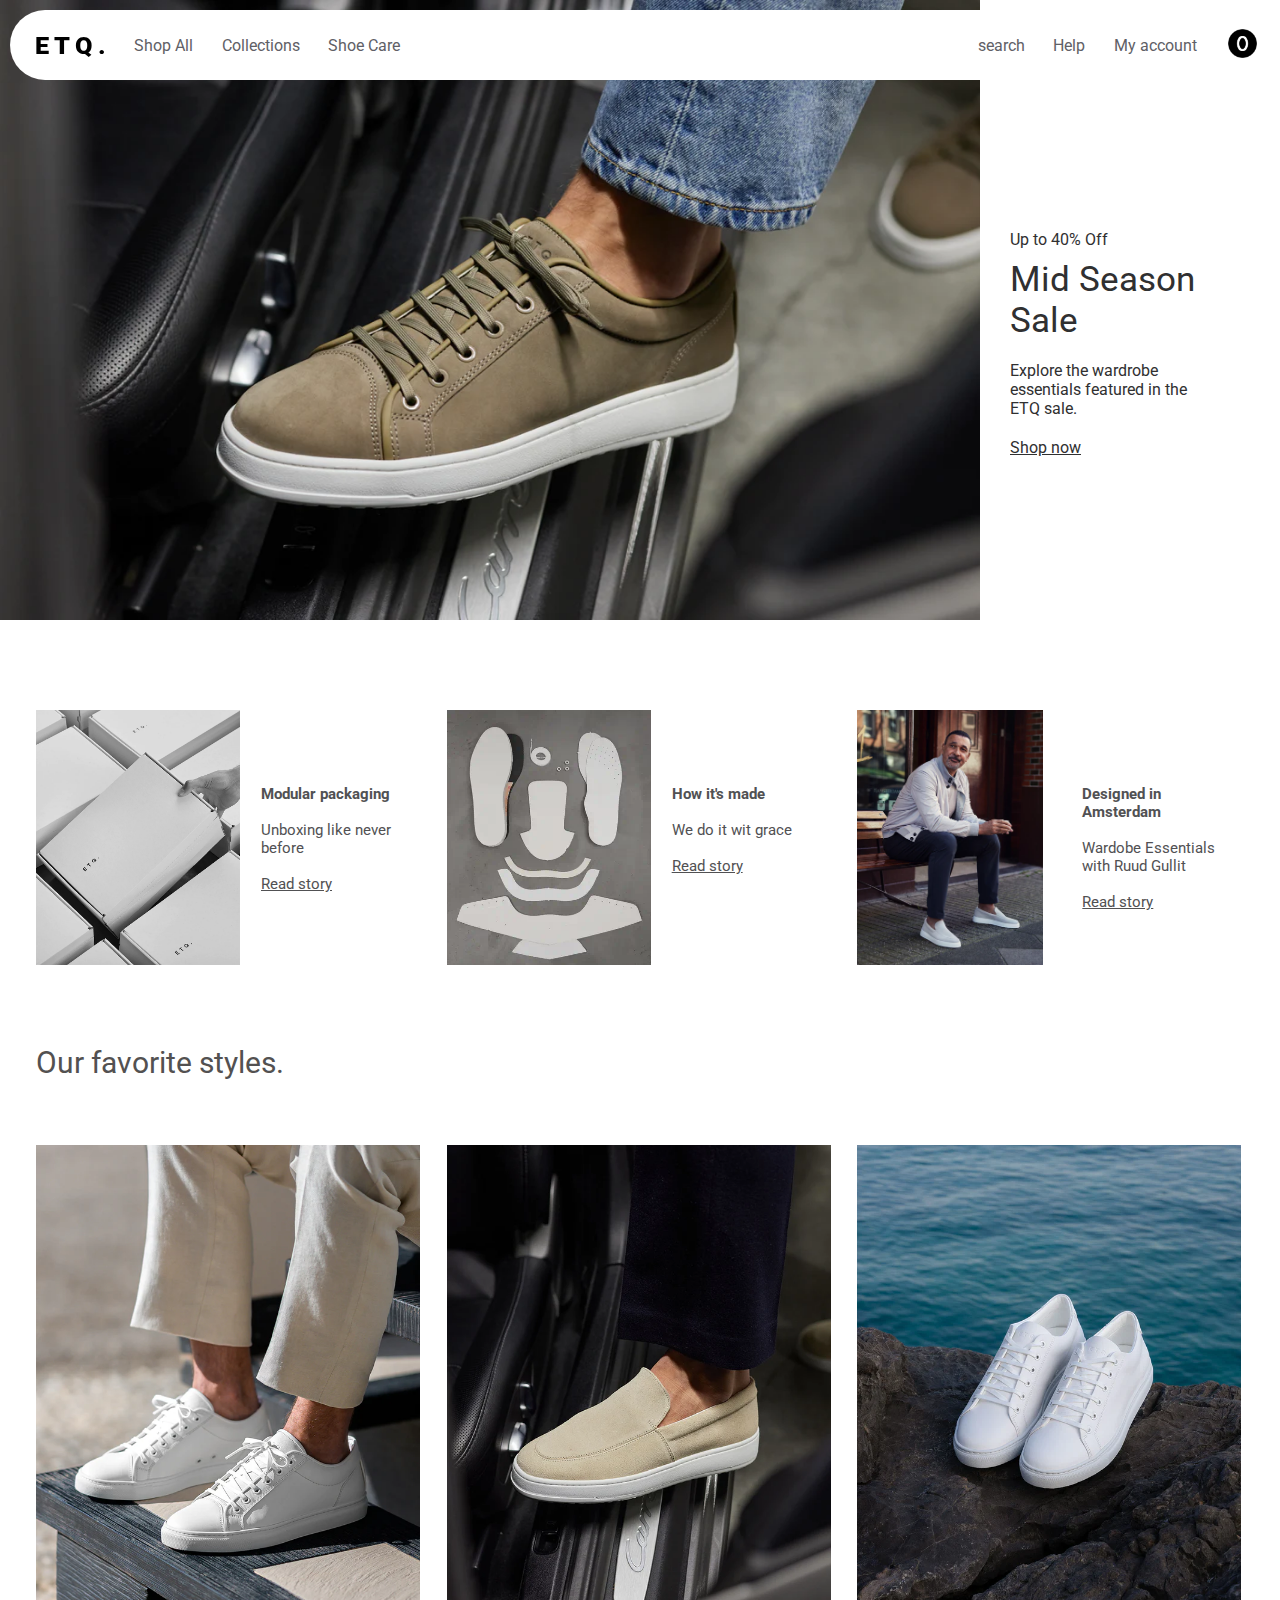
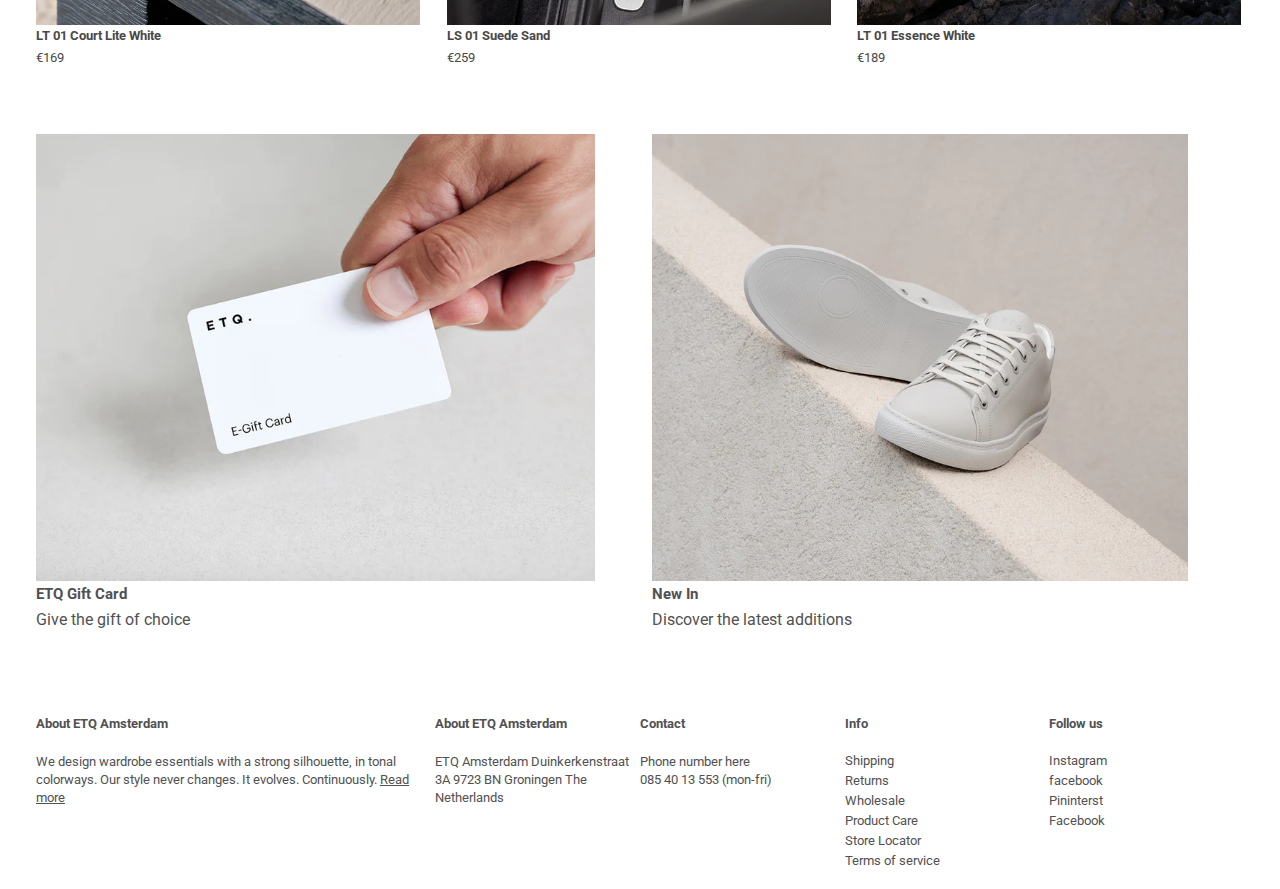
<file: etq/index.html>
<!DOCTYPE html>
<html>
<head>
    <title>ETQ</title>
    <link rel="preconnect" href="https://fonts.googleapis.com">
<link rel="preconnect" href="https://fonts.gstatic.com" crossorigin>
<link href="https://fonts.googleapis.com/css2?family=Roboto:wght@300;400;500;900&display=swap" rel="stylesheet">
    <link rel="stylesheet" href="main.css">
    <link rel="stylesheet" href="general.css">
    <link rel="stylesheet" href="header.css">
    <link rel="stylesheet" href="feature.css">
</head>
<body>
    <div class="header">
        <div style="text-decoration: none;
                    color: black;" 
            class="logo">
            E T Q .
        </div>
        <div class="shop">
            Shop All
        </div>
        <div>
            Collections
        </div>
        <div style="margin-right: 550px" >
            Shoe Care
        </div>
        <div>
            search
        </div>
        <div >
            Help
        </div>
        <div>
            My account
        </div>
        <div  >
            <img class="header-image" src="images/header image.png">
        </div>
        
    </div>
        <div class="front-container">
            <img class="front-image" src="images/front-image.webp">
            <div class="front-image-sidetext">
                <div class="off">Up to 40% Off</div>
                <div class="mid-season">Mid Season Sale</div>
                <div class="description">Explore the wardrobe essentials featured in the ETQ sale.</div>
                <div style="cursor: pointer;"><u>Shop now</u></div>
            </div>
        </div>
        <div class="feature-grid">
            <div class="feature">
                <img class="feature-image" src="images/feature1.webp">
                <div class="feature-text">
                    <div style="font-weight: 700;">
                        Modular packaging
                    </div>
                    <br>
                    <div>Unboxing like never before</div>
                    <br>
                    <div class="read-story">
                        Read story
                    </div>
                </div>
            </div>
            <div class="feature">
                <img class="feature-image" src="images/feature2.webp">
                <div class="feature-text">
                    <div style="font-weight: 700;">
                        How it's made
                    </div>
                    <br>
                    <div>We do it wit grace</div>
                    <br>
                    <div class="read-story">
                        Read story
                    </div>
                </div>
            </div>
            <div class="feature">
                <img class="feature-image" src="images/feature3.webp">
                <div class="feature-text">
                    <div style="font-weight: 700;">
                        Designed in Amsterdam
                    </div>
                    <br>
                    <div>Wardobe Essentials with Ruud Gullit</div>
                    <br>
                    <div class="read-story">
                        Read story
                    </div>
                </div>
            </div>
           
        </div>
        <div style="
            margin-left: 36px;
            margin-top: 80px;
            font-size: 30px;
            color:rgb(83, 81, 81) ;">
            Our favorite styles.
        </div>
        <div class="shoe-grid">
            <div class="shoe-image-container">
                <img class="shoe-image" src="images/shoe1.webp">
                <div style="font-size: 13px;
                font-weight: 700;">
                    LT 01 Court Lite White
                </div>
                <div style="margin-top: 7px;
                ">
                    €169
                </div> 
                
            </div>
            <div class="shoe-image-container">
                <img class="shoe-image" src="images/shoe2.webp">
                <div style="font-size: 13px;
                font-weight: 700;">
                    LS 01 Suede Sand
                </div>
                <div style="margin-top: 7px;
                ">
                    €259
                </div> 
                
            </div>
            <div class="shoe-image-container">
                <img class="shoe-image" src="images/shoe3.webp">
                <div style="font-size: 13px;
                font-weight: 700;">
                    LT 01 Essence White
                </div>
                <div style="margin-top: 7px;
                ">
                    €189
                </div> 
                
            </div>
            
            
        </div>
        <div class="gift-grid">
            <div class="gift-image-container">
                <img class="gift-image" src="images/gift1.webp">
                <div class="gift-image-text">
                    ETQ Gift Card
                </div>
                <div style="margin-top: 7px;
                ">
                Give the gift of choice
                </div> 
            </div>
            <div class="gift-image-container">
                <img class="gift-image" src="images/gift2.webp">
                <div class="gift-image-text">
                    New In
                </div>
                <div style="margin-top: 7px;
                ">
                    Discover the latest additions
                </div> 
            </div>
        </div>

        <div class="address-grid">
            <div>
                <h5>About ETQ Amsterdam</h5>
                <div style="margin-top:5px;
                            font-size: 13px;
                            line-height: 18px;
                ">
                    We design wardrobe essentials with a strong silhouette, in tonal colorways. Our style never changes. It evolves. Continuously. 
                    <u style="cursor: pointer;">Read more</u>
                </div>
            </div>
            <div>
                <h5>About ETQ Amsterdam</h5>
                <div style="margin-top:5px;
                            font-size: 13px;
                            line-height: 18px;
                ">
                    ETQ Amsterdam
                    Duinkerkenstraat 3A
                    9723 BN Groningen
                    The Netherlands
                </div>
            </div>
            <div>
                <h5>Contact</h5>
                <div style="margin-top:5px;
                            font-size: 13px;
                            line-height: 18px;
                ">
                    Phone number here<br>
                    085 40 13 553 (mon-fri)
                </div>
            </div>
            <div class="info">
                <h5>Info</h5>
                <div>Shipping</div>
                <div>Returns</div>
                <div>Wholesale</div>
                <div>Product Care</div>
                <div>Store Locator</div>
                <div>Terms of service</div>
            </div>
            <div class="info">
                <h5>Follow us</h5>
                <div>Instagram</div>
                <div>facebook</div>
                <div>Pininterst</div>
                <div>Facebook</div>
            </div>
        </div>
    
    
    </body>
</html>
</file>
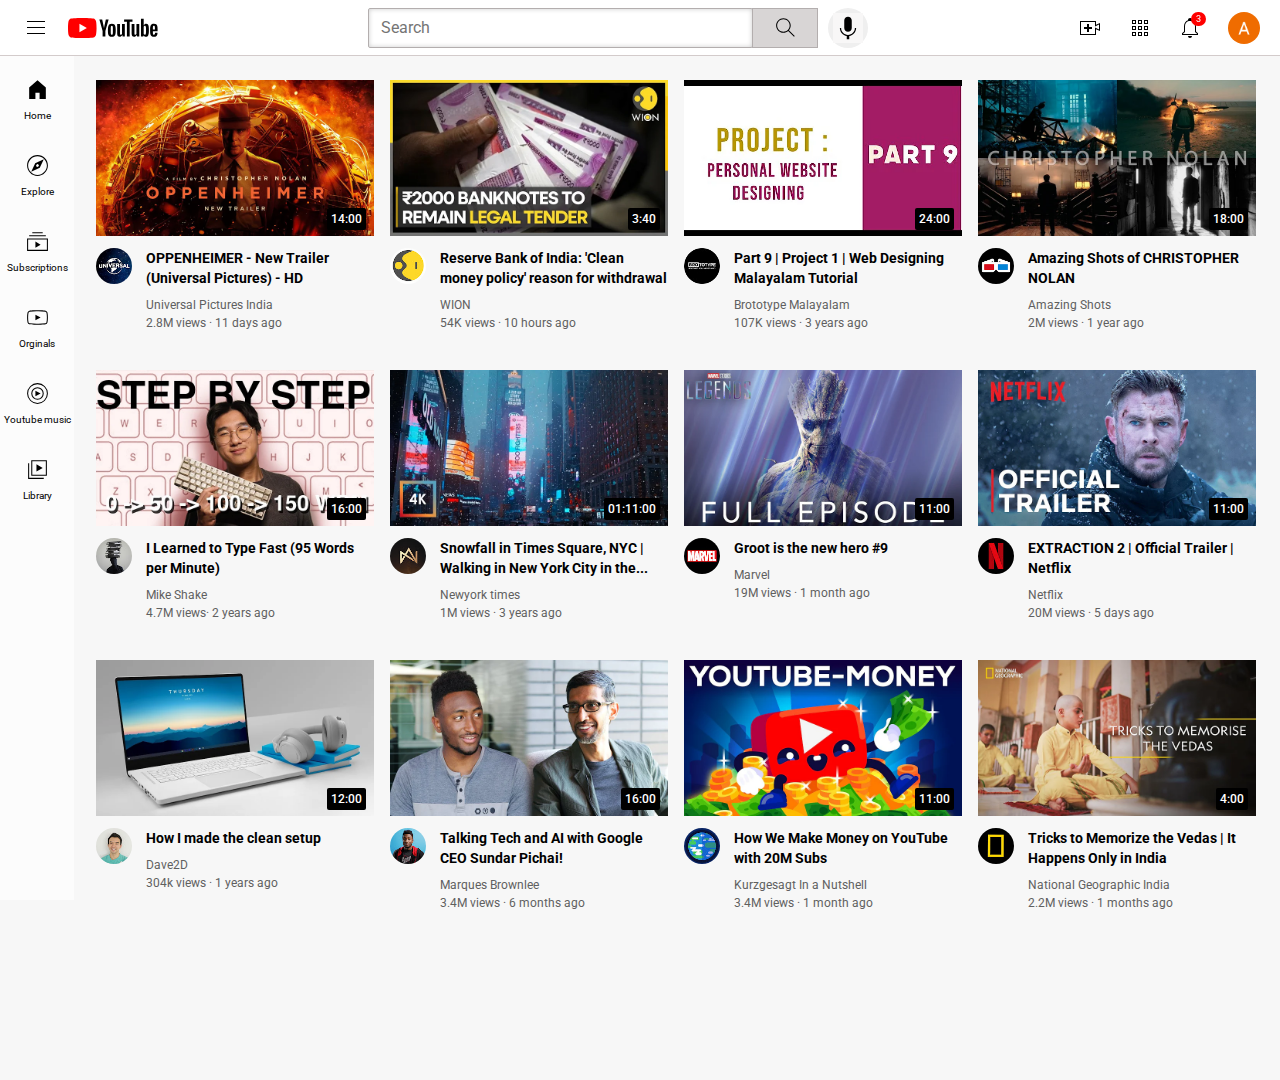
<file: youtube/index.html>
<!DOCTYPE html>
<html>
    <head>
        <title>youtube.com clone</title>
        <link rel="preconnect" href="https://fonts.googleapis.com">
        <link rel="preconnect" href="https://fonts.gstatic.com" crossorigin>
        <link href="https://fonts.googleapis.com/css2?family=Roboto&display=swap" rel="stylesheet">
        <link rel="stylesheet" href="styles/video.css">  
        <link rel="stylesheet" href="styles/header.css"> 
        <link rel="stylesheet" href="styles/general.css">  
        <link rel="stylesheet" href="styles/sidebar.css">      
    </head>
    <body >
        <nav class="sidebar">
            <div class="sidebar-link">
                <img src="icons/home.svg">
                <div>
                    Home
                </div>
            </div>
            <div class="sidebar-link">
                <img src="icons/explore.svg">
                <div>
                    Explore
                </div>
            </div>
            <div class="sidebar-link">
                <img src="icons/subscriptions.svg">
                <div>
                    Subscriptions
                </div>
            </div>
            <div class="sidebar-link">
                <img src="icons/originals.svg">
                <div>
                    Orginals
                </div>
            </div>
            <div class="sidebar-link">
                <img src="icons/youtube-music.svg">
                <div>
                    Youtube music
                </div>
                
            </div>
            <div class="sidebar-link">
                <img src="icons/library.svg">
                <div>
                    Library
                </div>
            </div>
        </nav>
        <header class="header">
            
            <div class="left-section">
                <img class="hamburger-menu" src="icons/hamburger-menu.svg">
                <img class="youtube-logo" src="icons/youtube-logo.svg" >   
            </div>
            <div class="middle-section">
                <input class="search-bar" type="text" placeholder="Search">
                <button class="search-button">
                    <img class="search-icon" src="icons/search.svg">
                    <div class="tool-tip">search</div>
                </button>
                    
                <button class="voice-search-button">
                    <img class="voice-search-icon" src="icons/voice-search-icon.svg">
                    <div class="tool-tip">Search with your voice</div>
                </button>
            </div>
            <div class="right-section">
                <div class="upload-icon-container">
                    <img class="upload-icon" src="icons/upload.svg" >
                    <div class="tool-tip">Create</div>
                </div>
                <div class="youtube-app-icon-container">
                    <img class="youtube-app-icon" src="icons/youtube-apps.svg" >
                    <div class="tool-tip">Youtube apps</div>
                </div>
                
                <div class="notification-icon-container">
                    <img class=" notifications-icon"src="icons/notifications.svg" >
                    <div class="notification-count">
                        3
                    </div>
                    <div class="tool-tip">Notifications</div>
                </div>
                
                <img class="channel-picture-icon" src="icons/name.jpg">
            </div>
        </header>
        <main>
            <section class="video-grid">
                <div class="video-preview">
                    <div class="thumbnail-row">
                        <div class="video-time">
                            14:00
                        </div>
                        <img class=thumbnail src="thumbnails/hq720.webp" > 
                    </div>
                    <div class="video-info-grid">
                        <div class="channel-picture">
                            <img class="profile-picture" src="channel/channels5_profile.jpg">
                        </div>
                        <div class="video-info">
                            <p class="video-title">  
                                OPPENHEIMER - New Trailer (Universal Pictures) - HD
                            </p>
                            <p class="video-author">
                                Universal Pictures India
                            </p>
                            <p class="video-stats">
                                2.8M views · 11 days ago
                            </p>
                        </div>
                        
                        
                    </div>
                
                    
                </div>
                <div class="video-preview">
                    <div class="thumbnail-row">
                        <div class="video-time">
                            3:40
                        </div>
                        <img class=thumbnail src="thumbnails/news.webp" > 
                    </div>
                    <div class="video-info-grid">
                        <div class="channel-picture">
                            <img class="profile-picture" src="channel/unnamed.jpg">
                        </div>
                        <div class="video-info">
                            <p class="video-title">  
                                
                                
                                Reserve Bank of India: 'Clean money policy' reason for withdrawal
                            </p>
                            <p class="video-author">
                                WION
                            </p>
                            <p class="video-stats">
                                54K views · 10 hours ago
                            </p>
                        </div>
                        
                        
                    </div>
                
                    
                </div>
                <div class="video-preview">
                    <div class="thumbnail-row">
                        <div class="video-time">
                            24:00
                        </div>
                        <img class=thumbnail src="thumbnails/thumbnail-3.webp" > 
                    </div>
                    <div class="video-info-grid">
                        <div class="channel-picture">
                            <img class="profile-picture" src="channel/channels4_profile.jpg">
                        </div>
                        <div class="video-info">
                            <p class="video-title">  
                                Part 9 | Project 1 | Web Designing Malayalam Tutorial
                            </p>
                            <p class="video-author">
                                Brototype Malayalam
    
                            </p>
                            <p class="video-stats">
                                107K views · 3 years ago
                            </p>
                        </div>
                        
                        
                    </div>
                
                    
                </div>
                <div class="video-preview">
                    <div class="thumbnail-row">
                        <div class="video-time">
                            18:00
                        </div>
                        <img class=thumbnail src="thumbnails/shots.webp" > 
                    </div>
                    <div class="video-info-grid">
                        <div class="channel-picture">
                            <img class="profile-picture" src="channel/shots.jpg">
                        </div>
                        <div class="video-info">
                            <p class="video-title">  
                                
                                Amazing Shots of CHRISTOPHER NOLAN
                            </p>
                            <p class="video-author">
                                Amazing Shots
                            </p>
                            <p class="video-stats">
                                2M views · 1 year ago
                            </p>
                        </div>
                        
                        
                    </div>
                
                    
                </div>
                <div class="video-preview">
                    <div class="thumbnail-row">
                        <div class="video-time">
                            16:00
                        </div>
                        <img class=thumbnail src="thumbnails/typing.webp" > 
                    </div>
                    <div class="video-info-grid">
                        <div class="channel-picture">
                            <img class="profile-picture" src="channel/typing.jpg">
                        </div>
                        <div class="video-info">
                            <p class="video-title">  
                                I Learned to Type Fast (95 Words per Minute)
                            </p>
                            <p class="video-author">
                                Mike Shake
                            </p>
                            <p class="video-stats">
                                4.7M views· 2 years ago
                            </p>
                        </div>
                        
                        
                    </div>
                
                    
                </div>
                <div class="video-preview">
                    <div class="thumbnail-row">
                        <div class="video-time">
                            01:11:00
                        </div>
                        <img class=thumbnail src="thumbnails/snowfall.webp" > 
                    </div>
                    <div class="video-info-grid">
                        <div class="channel-picture">
                            <img class="profile-picture" src="channel/snowfall.jpg">
                        </div>
                        <div class="video-info">
                            <p class="video-title">  
                                
                                Snowfall in Times Square, NYC | Walking in New York City in the...
                            </p>
                            <p class="video-author">
                                Newyork times
                            </p>
                            <p class="video-stats">
                                1M views · 3 years ago
                            </p>
                        </div>
                        
                        
                    </div>
                
                    
                </div>
                <div class="video-preview">
                    <div class="thumbnail-row">
                        <div class="video-time">
                            11:00
                        </div>
                        <img class=thumbnail src="thumbnails/groot.webp" > 
                    </div>
                    <div class="video-info-grid">
                        <div class="channel-picture">
                            <img class="profile-picture" src="channel/groot.jpg">
                        </div>
                        <div class="video-info">
                            <p class="video-title">  
                                
                                Groot is the new hero #9
                            </p>
                            <p class="video-author">
                                Marvel
                            </p>
                            <p class="video-stats">
                                19M views · 1 month ago
                            </p>
                        </div>
                        
                        
                    </div>
                
                    
                </div>
                <div class="video-preview">
                    <div class="thumbnail-row">
                        <div class="video-time">
                            11:00
                        </div>
                        <img class=thumbnail src="thumbnails/extraction.webp" > 
                    </div>
                    <div class="video-info-grid">
                        <div class="channel-picture">
                            <img class="profile-picture" src="channel/extraction.jpg">
                        </div>
                        <div class="video-info">
                            <p class="video-title">  
                                
                                EXTRACTION 2 | Official Trailer | Netflix
                            </p>
                            <p class="video-author">
                               Netflix
                            </p>
                            <p class="video-stats">
                                20M views · 5 days ago
                            </p>
                        </div>
                        
                        
                    </div>
                
                    
                </div>
                <div class="video-preview">
                    <div class="thumbnail-row">
                        <div class="video-time">
                            12:00
                        </div>
                        <img class=thumbnail src="thumbnails/dave2d.webp" > 
                    </div>
                    <div class="video-info-grid">
                        <div class="channel-picture">
                            <img class="profile-picture" src="channel/dave2d.jpg">
                        </div>
                        <div class="video-info">
                            <p class="video-title">  
                                How I made the clean setup
                                
                            </p>
                            <p class="video-author">
                                Dave2D
                            </p>
                            <p class="video-stats">
                                304k views · 1 years ago
                            </p>
                        </div>
                        
                        
                    </div>
                
                    
                </div>
                <div class="video-preview">
                    <div class="thumbnail-row">
                        <div class="video-time">
                            16:00
                        </div>
                        <img class=thumbnail src="thumbnails/thumbnail-1.webp" > 
                    </div>
                    <div class="video-info-grid">
                        <div class="channel-picture">
                            <img class="profile-picture" src="channel/channel-1.jpeg">
                        </div>
                        <div class="video-info">
                            <p class="video-title">  
                                Talking Tech and AI with Google CEO Sundar Pichai!
                            </p>
                            <p class="video-author">
                                Marques Brownlee
                            </p>
                            <p class="video-stats">
                                3.4M views · 6 months ago
                            </p>
                        </div>
                        
                        
                    </div>
                
                    
                </div>
                <div class="video-preview">
                    <div class="thumbnail-row">
                        <div class="video-time">
                            11:00
                        </div>
                        <img class=thumbnail src="thumbnails/money.webp" > 
                    </div>
                    <div class="video-info-grid">
                        <div class="channel-picture">
                            <img class="profile-picture" src="channel/money.jpg">
                        </div>
                        <div class="video-info">
                            <p class="video-title">  
                                
                                
                                How We Make Money on YouTube with 20M Subs
                            </p>
                            <p class="video-author">
                                Kurzgesagt  In a Nutshell

                            </p>
                            <p class="video-stats">
                                3.4M views · 1 month ago
                            </p>
                        </div>
                    </div>
                </div>
                <div class="video-preview">
                    <div class="thumbnail-row">
                        <div class="video-time">
                            4:00
                        </div>
                        <img class=thumbnail src="thumbnails/national.webp" > 
                    </div>
                    <div class="video-info-grid">
                        <div class="channel-picture">
                            <img class="profile-picture" src="channel/national.jpg">
                        </div>
                        <div class="video-info">
                            <p class="video-title">  
                                Tricks to Memorize the Vedas | It Happens Only in India
                            </p>
                            <p class="video-author">
                                National Geographic India

                            </p>
                            <p class="video-stats">
                                2.2M views · 1 months ago
                            </p>
                        </div>
                        
                        
                    </div>

            </section>
        </main>
       
       
    </body>
</html>
</file>
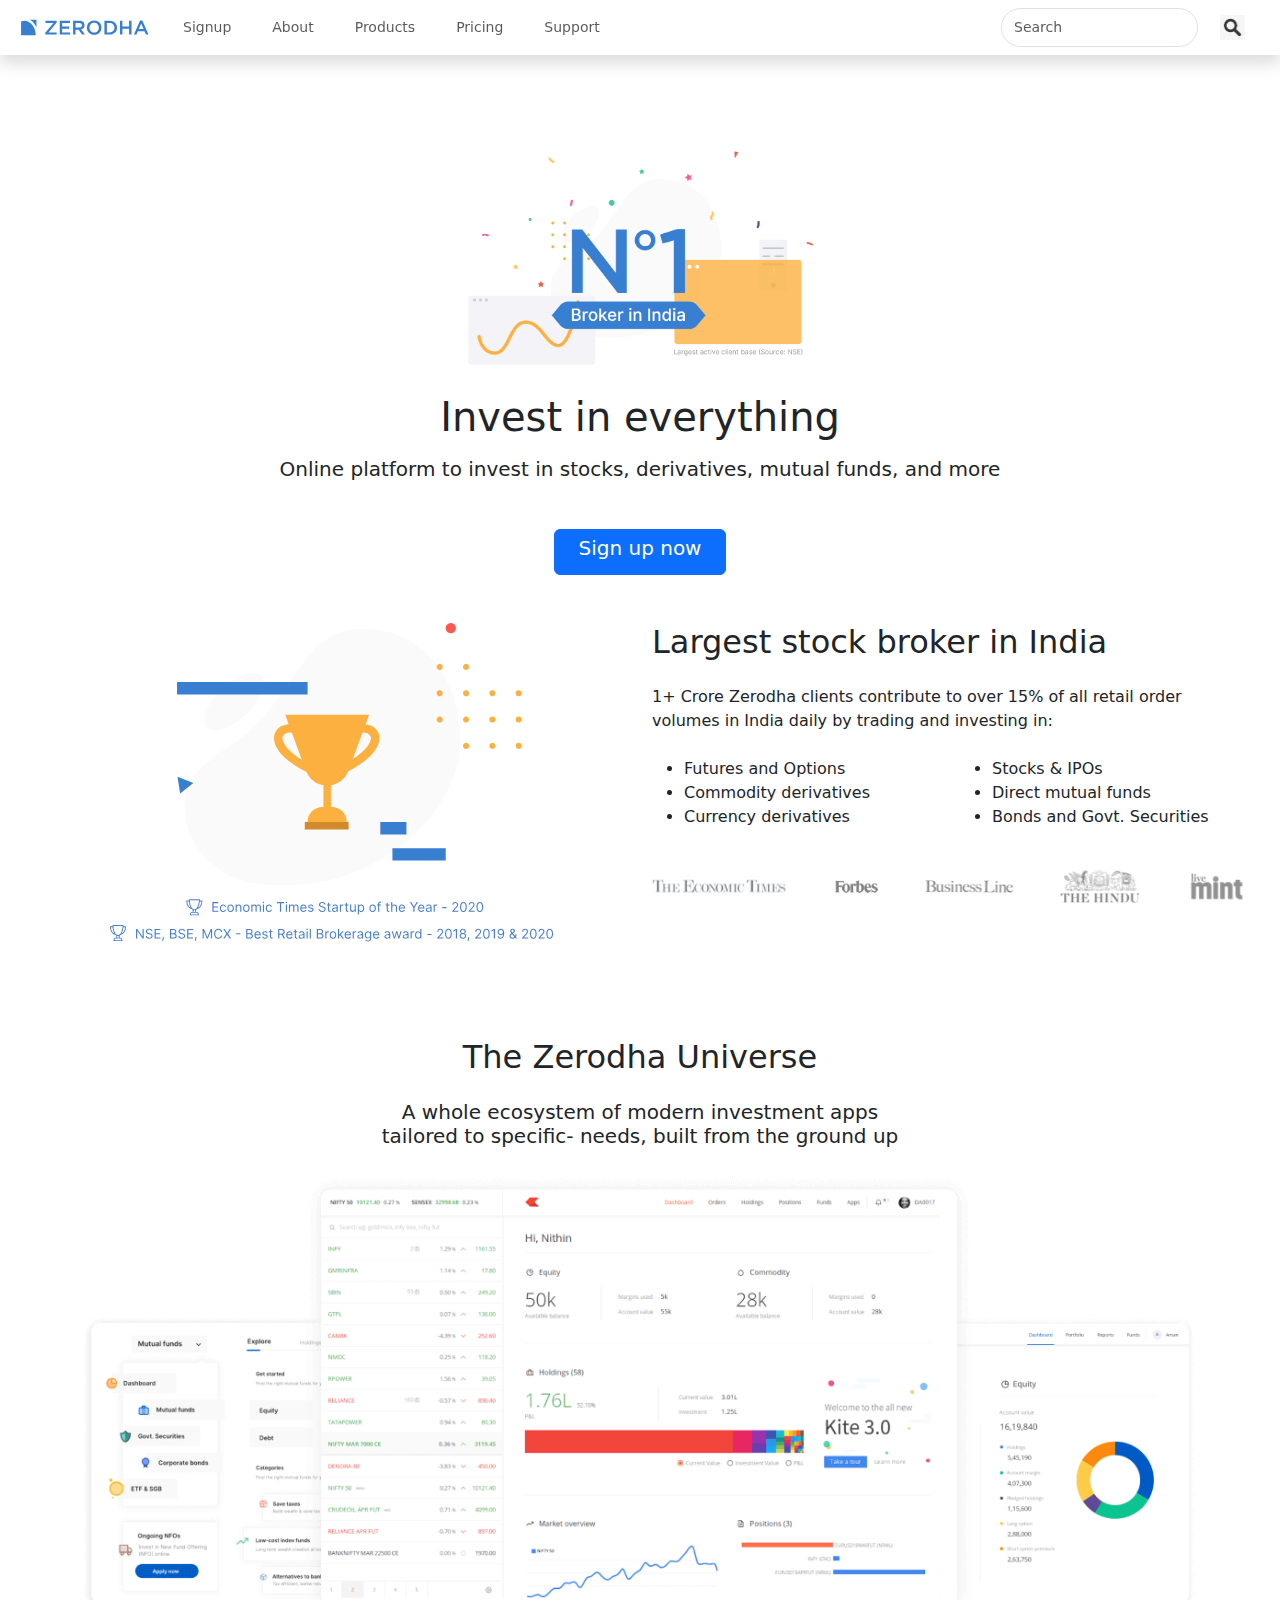
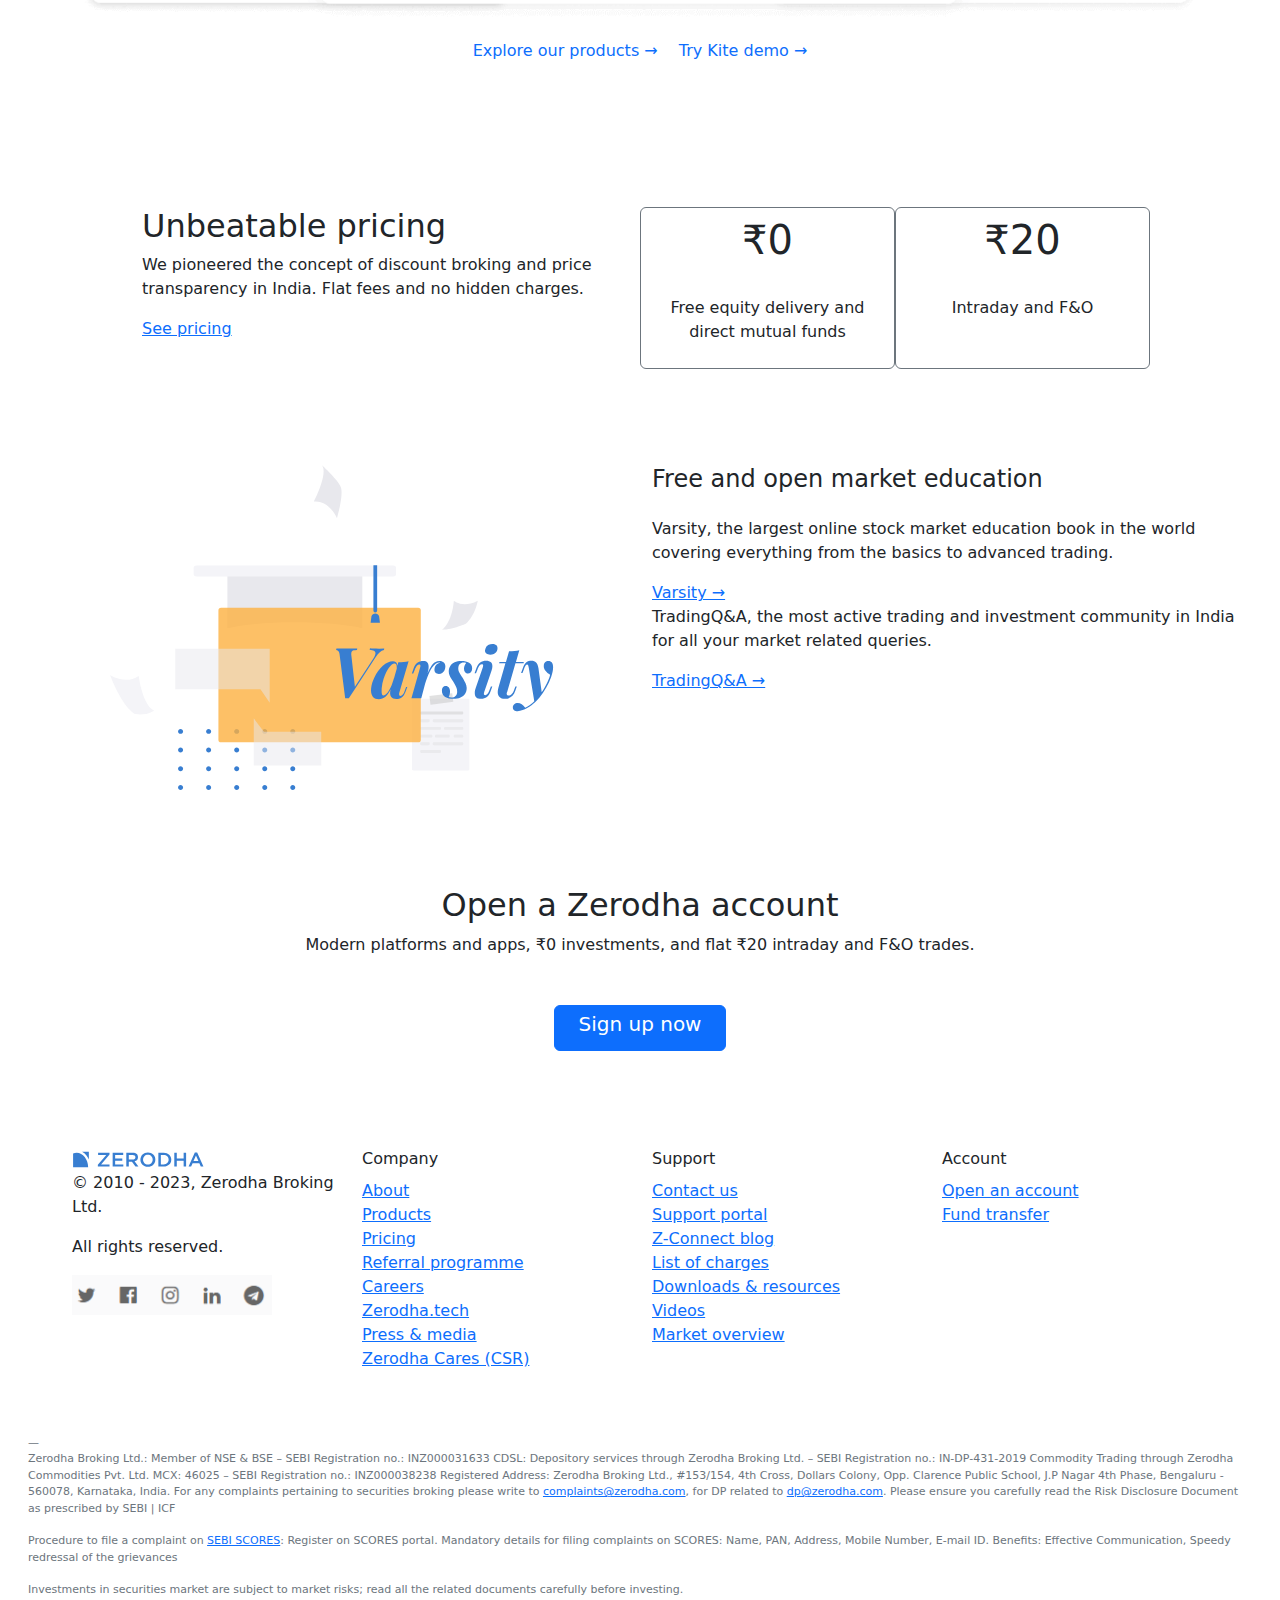
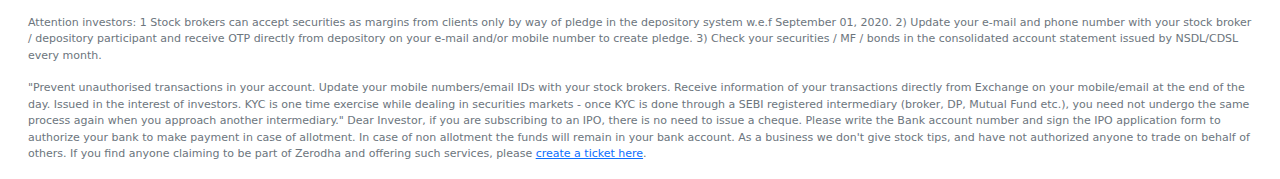
<file: zerodha/index.html>
<!DOCTYPE html>
<html lang="en">
<head>
    <meta charset="UTF-8">
    <meta http-equiv="X-UA-Compatible" content="IE=edge">
    <meta name="viewport" content="width=device-width, initial-scale=1.0">
    <title>Zerodha</title>
    <link href="https://cdn.jsdelivr.net/npm/bootstrap@5.2.3/dist/css/bootstrap.min.css" rel="stylesheet">
  
    <link rel="stylesheet" href="styles/header.css">
</head>
<body>
      <nav class="navbar navbar-expand-sm navbar-light bg-light fixed-top shadow p-2 mb-4 bg-white">
        <div class="container-fluid">
            <img class="logo" src="images/logo.svg" >
            <button class="navbar-toggler" type="button" data-bs-toggle="collapse" data-bs-target="#mynavbar">
                <span class="navbar-toggler-icon"></span>
              </button>
              <div class="collapse navbar-collapse" id="mynavbar">
                <ul class="navbar-nav me-auto nav-font  ">
                  <li class="nav-item">
                    <a class="nav-link" href="javascript:void(0)">Signup</a>
                  </li>
                  <li class="nav-item">
                    <a class="nav-link" href="javascript:void(0)">About</a>
                  </li>
                  <li class="nav-item">
                    <a class="nav-link" href="javascript:void(0)">Products</a>
                  </li>
                  <li class="nav-item">
                    <a class="nav-link" href="javascript:void(0)">Pricing</a>
                  </li>
                  <li class="nav-item">
                    <a class="nav-link" href="javascript:void(0)">Support</a>
                  </li>
                </ul>
                <form class="d-flex">
                  <input class="form-control me-2 rounded-pill nav-font" type="text" placeholder="Search">
                    <button class="btn w-25" type="button">
                        <img class="search-button" src="images/serach button.jpg">
                    </button>
                </form>
              </div>
            </div>
        </nav>
        <div class="container mt-5 pt-5 landing-margin text-dark   ">
            <div class="d-flex justify-content-center pt-5">
                <img class= "landing-image" src="images/landing.png">
            </div>
            <h1 class=" text-center mt-4">Invest in everything</h1>
            <h5 class=" text-center mt-3">
              Online platform to invest in stocks, derivatives, mutual funds, and more
            </h5>
        </div>

        <div class="container my-5 d-flex justify-content-center ">
            <button type="button" class="btn btn-primary px-4 "><h5>Sign up now</h5></button>
        </div>

        <div class="container-fluid mt-3 ">
              <div class="row px-4 ">
                    <div class="col-md-6 text-white d-flex justify-content-center mb-5">
                    <img class=" w-75"src="images/largest-broker.svg">
                    </div>
                    <div class="col-md-6 ">
                        <h2>Largest stock broker in India</h2>
                        <p class="mt-4">
                            1+ Crore Zerodha clients contribute to over 15% of all retail order volumes in India daily by trading and investing in:
                        </p>
                        <div class="row my-4">
                            <div class="col-md-6 ">
                                <ul class="list-items">
                                    <li>Futures and Options</li>
                                    <li>Commodity derivatives</li>
                                    <li>Currency derivatives</li>
                                </ul>
                            </div>
                            <div class="col-md-6 ">
                                <ul class="list-items">
                                    <li>Stocks &amp; IPOs</li>
                                    <li>Direct mutual funds</li>
                                    <li>Bonds and Govt. Securities</li>
                                  </ul>
                            </div>
                        </div>
                        <div >
                            <img class="w-100" src="images/press-logos.png">
                        </div>
                        
                    </div>
              </div>
          </div>
          <div class="container text-center my-5 ">
                <h2>The Zerodha Universe</h2>
                <h5 class="m-4">
                A whole ecosystem of modern investment apps<br>tailored to specific-
                needs, built from the ground up
                </h5>
                <p>
                <img class="w-100" src="images/ecosystem.png">
                </p>
                <div class="mt-3">
                    <a href="#" class="link-primary me-3 text-decoration-none">Explore our products &#8594</a>
                    <a href="#" class="link-primary text-decoration-none">Try Kite demo &#8594</a>
            </div>
          </div>
          
          <div class="container  pt-5">
            <div class="row m-5 ">
              <div class="col-md-6 ">
                <h2>Unbeatable pricing</h2>
                <p>
                  We pioneered the concept of discount broking and price transparency
                  in India. Flat fees and no hidden charges.
                </p>
                <p>
                  <a href="/pricing">See pricing <i class="icon-arrow-right"></i></a>
                </p>
              </div>
              <div class="col-md-6 d-flex justify-content-end">
                <div class="row">
                  <div class="col-md-6 text-center border border-secondary rounded p-2">
                        <div class="pricing-box">
                      <h1 class="pb-4">₹0</h1>
                      <p>Free equity delivery and direct mutual funds</p>
                    </div>
                  </div>
                  <div class="col-md-6 text-center border border-secondary rounded p-2">
                    <div class="pricing-box">
                      <h1 class="pb-4">₹20</h1>
                      <p>Intraday and F&amp;O</p>
                    </div>
                  </div>
                </div>
              </div>
            </div>
        </div>

            <div class="container-fluid mt-3 ">
                <div class="row px-4 pt-5 ">
                    <div class="col-md-6 text-white d-flex justify-content-center mb-5">
                            <img class="w-75" src="images/index-education.svg" alt="">
                    </div>
                    <div class="col-md-6">
                        <h4 class="mb-4">Free and open market education</h4>
                        <p>
                            Varsity, the largest online stock market education book in the world
                            covering everything from the basics to advanced trading.
                        </p>
                        <a href="https://zerodha.com/varsity">Varsity &#8594 </a>
                        <p class="space-top">
                            TradingQ&amp;A, the most active trading and investment community in
                            India for all your market related queries.
                        </p>
                        <a href="https://tradingqna.com">TradingQ&amp;A &#8594</a>
                        
                    </div>
                </div>
            </div>
         
        <div class="container-fluid text-center my-5 ">
           
                <h2>Open a Zerodha account</h2>
                <p>
                    Modern platforms and apps, ₹0 investments, and flat ₹20 intraday and F&amp;O trades.
                </p>
                <div class="container my-5 d-flex justify-content-center ">
                    <button type="button" class="btn btn-primary px-4 "><h5>Sign up now</h5></button>
                </div>
        </div>


        <footer>
            <div class="container-fluid ">
              <div class="row m-5 pt-5 ">
                <div class="col-md-3">
                  <div class="footer-logo">
                    <img class="w-50" src="images/logo.svg" class="w-100" >
                  </div>

                  <p class="copyright text-grey">© 2010 - 2023, Zerodha Broking Ltd.</p>
                  <p class="copyright text-grey">All rights reserved.</p>
                  <img class="w-75" src="images/socialmedia.PNG">
                </div>
                <div class="col-md-3">
                  <ul class="list-unstyled">
                    <li class="nav-head mb-2">Company</li>
                    <li><a href="https://zerodha.com/about/">About</a></li>
                    <li><a href="https://zerodha.com/products/">Products</a></li>
                    <li><a href="https://zerodha.com/pricing/">Pricing</a></li>
                    <li>
                      <a href="https://zerodha.com/refer/">Referral programme</a>
                    </li>
                    <li><a href="https://careers.zerodha.com">Careers</a></li>
                    <li><a href="https://zerodha.tech">Zerodha.tech</a></li>
                    <li><a href="https://zerodha.com/media/">Press &amp; media</a></li>
                    <li><a href="https://zerodha.com/cares/">Zerodha Cares (CSR)</a></li>
                  </ul>
                </div>
                <div class="col-md-3">
                  <ul class="list-unstyled">
                    <li class="nav-head mb-2">Support</li>
                    <li><a href="https://zerodha.com/contact/">Contact us</a></li>
                    <li>
                      <a href="https://support.zerodha.com">Support portal</a>
                    </li>
                    <li><a href="https://zerodha.com/z-connect/">Z-Connect blog</a></li>
                    <li><a href="https://zerodha.com/charges/">List of charges</a></li>
                    <li>
                      <a href="https://zerodha.com/resources/">Downloads &amp; resources</a>
                    </li>
                    <li>
                        <a href="/videos">Videos</a>
                    </li>
                      <li>
                      <a href="https://stocks.zerodha.com">Market overview</a>
                    </li>
                    </ul>
                </div>
                <div class="col-md-3">
                  <ul class="list-unstyled">
                    <li class="nav-head mb-2">Account</li>
                    <li>
                      <a href="https://zerodha.com/open-account/">Open an account</a>
                    </li>
                    <li>
                      <a href="https://zerodha.com/fund-transfer/">Fund transfer</a>
                    </li>
                  </ul>
                </div>
              </div>
          
              <div class="blockquote-footer m-3 footer-font">
                <p>
                  Zerodha Broking Ltd.: Member of NSE&ZeroWidthSpace; &amp;&ZeroWidthSpace; BSE – SEBI
                  Registration no.: INZ000031633 CDSL: Depository services through Zerodha Broking Ltd. – SEBI Registration no.: IN-DP-431-2019
                  Commodity Trading through Zerodha Commodities Pvt. Ltd. MCX: 46025
                  – SEBI Registration no.: INZ000038238 Registered Address: Zerodha
                  Broking Ltd., #153/154, 4th Cross, Dollars Colony, Opp. Clarence Public
                  School, J.P Nagar 4th Phase, Bengaluru - 560078, Karnataka, India. For
                  any complaints pertaining to securities broking please write to
                  <a href="mailto:complaints@zerodha.com">complaints@zerodha.com</a>, for
                  DP related to <a href="mailto:dp@zerodha.com">dp@zerodha.com</a>. Please
                  ensure you carefully read the Risk Disclosure Document as prescribed by
                  SEBI | ICF
                </p>
                <p>
                  Procedure to file a complaint on <a href="https://scores.gov.in/scores/Welcome.html" target="_blank">SEBI SCORES</a>:
                  Register on SCORES portal. Mandatory details for filing complaints on SCORES: Name, PAN, Address, Mobile Number,
                  E-mail ID.
                  Benefits: Effective Communication, Speedy redressal of the grievances
                </p>
                <p>
                  Investments in securities market are subject to market risks; read all the related documents carefully before investing.
                </p>
                <p>
                  Attention investors: 1 Stock brokers can accept securities as margins from clients only by way of pledge in the depository system w.e.f September 01, 2020. 2) Update your e-mail and phone number with your stock broker / depository participant and receive OTP directly from depository on your e-mail and/or mobile number to create pledge. 3) Check your securities / MF / bonds in the consolidated account statement issued by NSDL/CDSL every month.
                </p>
                <p>
                  "Prevent unauthorised transactions in your account. Update your mobile
                  numbers/email IDs with your stock brokers. Receive information of your
                  transactions directly from Exchange on your mobile/email at the end of
                  the day. Issued in the interest of investors. KYC is one time exercise
                  while dealing in securities markets - once KYC is done through a SEBI
                  registered intermediary (broker, DP, Mutual Fund etc.), you need not
                  undergo the same process again when you approach another intermediary."
                  Dear Investor, if you are subscribing to an IPO, there is no need to
                  issue a cheque. Please write the Bank account number and sign the IPO
                  application form to authorize your bank to make payment in case of
                  allotment. In case of non allotment the funds will remain in your bank
                  account. As a business we don't give stock tips, and have not authorized
                  anyone to trade on behalf of others. If you find anyone claiming to be
                  part of Zerodha and offering such services, please
                  <a href="https://support.zerodha.com/category/your-zerodha-account/your-profile/articles/how-do-i-place-a-complaint-at-zerodha">create
                    a ticket here</a>.
                </p>
              </div>
            </div>
          </footer>
      <script src="https://cdn.jsdelivr.net/npm/bootstrap@5.2.3/dist/js/bootstrap.bundle.min.js"></script>
    </body>
</html>
</file>
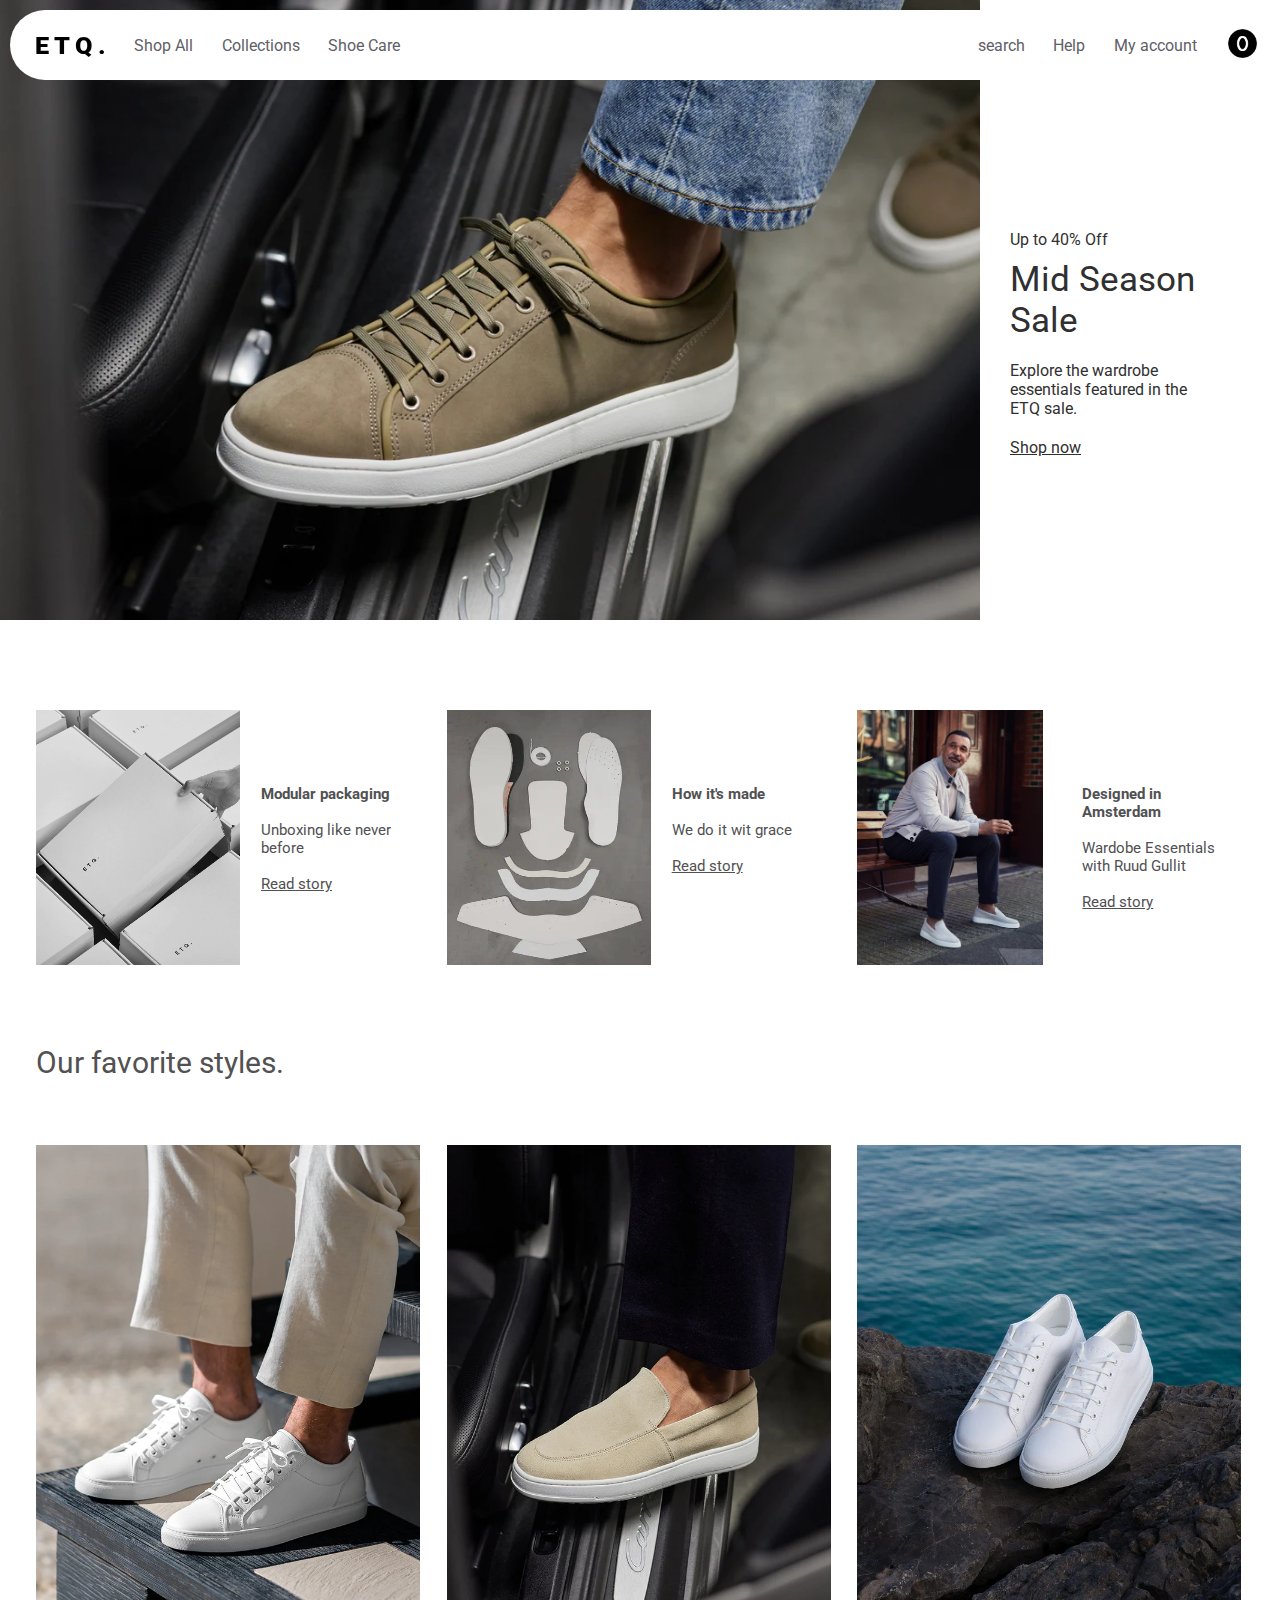
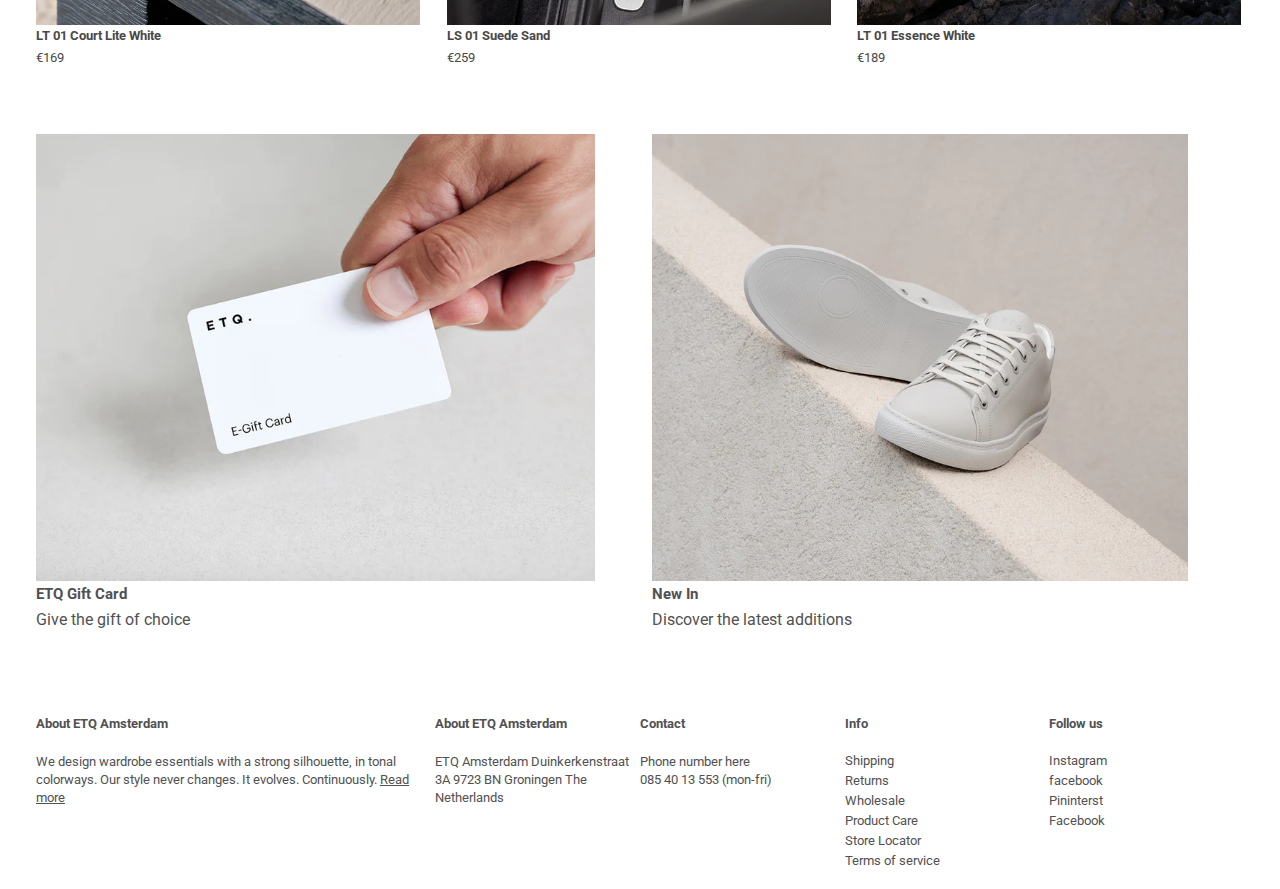
<file: etq/ETQ.html>
<!DOCTYPE html>
<html>
<head>
    <title>ETQ</title>
    <link rel="preconnect" href="https://fonts.googleapis.com">
<link rel="preconnect" href="https://fonts.gstatic.com" crossorigin>
<link href="https://fonts.googleapis.com/css2?family=Roboto:wght@300;400;500;900&display=swap" rel="stylesheet">
    <link rel="stylesheet" href="main.css">
    <link rel="stylesheet" href="general.css">
    <link rel="stylesheet" href="header.css">
    <link rel="stylesheet" href="feature.css">
</head>
<body>
    <div class="header">
        <div style="text-decoration: none;
                    color: black;" 
            class="logo">
            E T Q .
        </div>
        <div class="shop">
            Shop All
        </div>
        <div>
            Collections
        </div>
        <div style="margin-right: 550px" >
            Shoe Care
        </div>
        <div>
            search
        </div>
        <div >
            Help
        </div>
        <div>
            My account
        </div>
        <div  >
            <img class="header-image" src="images/header image.png">
        </div>
        
    </div>
        <div class="front-container">
            <img class="front-image" src="images/front-image.webp">
            <div class="front-image-sidetext">
                <div class="off">Up to 40% Off</div>
                <div class="mid-season">Mid Season Sale</div>
                <div class="description">Explore the wardrobe essentials featured in the ETQ sale.</div>
                <div style="cursor: pointer;"><u>Shop now</u></div>
            </div>
        </div>
        <div class="feature-grid">
            <div class="feature">
                <img class="feature-image" src="images/feature1.webp">
                <div class="feature-text">
                    <div style="font-weight: 700;">
                        Modular packaging
                    </div>
                    <br>
                    <div>Unboxing like never before</div>
                    <br>
                    <div class="read-story">
                        Read story
                    </div>
                </div>
            </div>
            <div class="feature">
                <img class="feature-image" src="images/feature2.webp">
                <div class="feature-text">
                    <div style="font-weight: 700;">
                        How it's made
                    </div>
                    <br>
                    <div>We do it wit grace</div>
                    <br>
                    <div class="read-story">
                        Read story
                    </div>
                </div>
            </div>
            <div class="feature">
                <img class="feature-image" src="images/feature3.webp">
                <div class="feature-text">
                    <div style="font-weight: 700;">
                        Designed in Amsterdam
                    </div>
                    <br>
                    <div>Wardobe Essentials with Ruud Gullit</div>
                    <br>
                    <div class="read-story">
                        Read story
                    </div>
                </div>
            </div>
           
        </div>
        <div style="
            margin-left: 36px;
            margin-top: 80px;
            font-size: 30px;
            color:rgb(83, 81, 81) ;">
            Our favorite styles.
        </div>
        <div class="shoe-grid">
            <div class="shoe-image-container">
                <img class="shoe-image" src="images/shoe1.webp">
                <div style="font-size: 13px;
                font-weight: 700;">
                    LT 01 Court Lite White
                </div>
                <div style="margin-top: 7px;
                ">
                    €169
                </div> 
                
            </div>
            <div class="shoe-image-container">
                <img class="shoe-image" src="images/shoe2.webp">
                <div style="font-size: 13px;
                font-weight: 700;">
                    LS 01 Suede Sand
                </div>
                <div style="margin-top: 7px;
                ">
                    €259
                </div> 
                
            </div>
            <div class="shoe-image-container">
                <img class="shoe-image" src="images/shoe3.webp">
                <div style="font-size: 13px;
                font-weight: 700;">
                    LT 01 Essence White
                </div>
                <div style="margin-top: 7px;
                ">
                    €189
                </div> 
                
            </div>
            
            
        </div>
        <div class="gift-grid">
            <div class="gift-image-container">
                <img class="gift-image" src="images/gift1.webp">
                <div class="gift-image-text">
                    ETQ Gift Card
                </div>
                <div style="margin-top: 7px;
                ">
                Give the gift of choice
                </div> 
            </div>
            <div class="gift-image-container">
                <img class="gift-image" src="images/gift2.webp">
                <div class="gift-image-text">
                    New In
                </div>
                <div style="margin-top: 7px;
                ">
                    Discover the latest additions
                </div> 
            </div>
        </div>

        <div class="address-grid">
            <div>
                <h5>About ETQ Amsterdam</h5>
                <div style="margin-top:5px;
                            font-size: 13px;
                            line-height: 18px;
                ">
                    We design wardrobe essentials with a strong silhouette, in tonal colorways. Our style never changes. It evolves. Continuously. 
                    <u style="cursor: pointer;">Read more</u>
                </div>
            </div>
            <div>
                <h5>About ETQ Amsterdam</h5>
                <div style="margin-top:5px;
                            font-size: 13px;
                            line-height: 18px;
                ">
                    ETQ Amsterdam
                    Duinkerkenstraat 3A
                    9723 BN Groningen
                    The Netherlands
                </div>
            </div>
            <div>
                <h5>Contact</h5>
                <div style="margin-top:5px;
                            font-size: 13px;
                            line-height: 18px;
                ">
                    Phone number here<br>
                    085 40 13 553 (mon-fri)
                </div>
            </div>
            <div class="info">
                <h5>Info</h5>
                <div>Shipping</div>
                <div>Returns</div>
                <div>Wholesale</div>
                <div>Product Care</div>
                <div>Store Locator</div>
                <div>Terms of service</div>
            </div>
            <div class="info">
                <h5>Follow us</h5>
                <div>Instagram</div>
                <div>facebook</div>
                <div>Pininterst</div>
                <div>Facebook</div>
            </div>
        </div>
    
    
    </body>
</html>
</file>
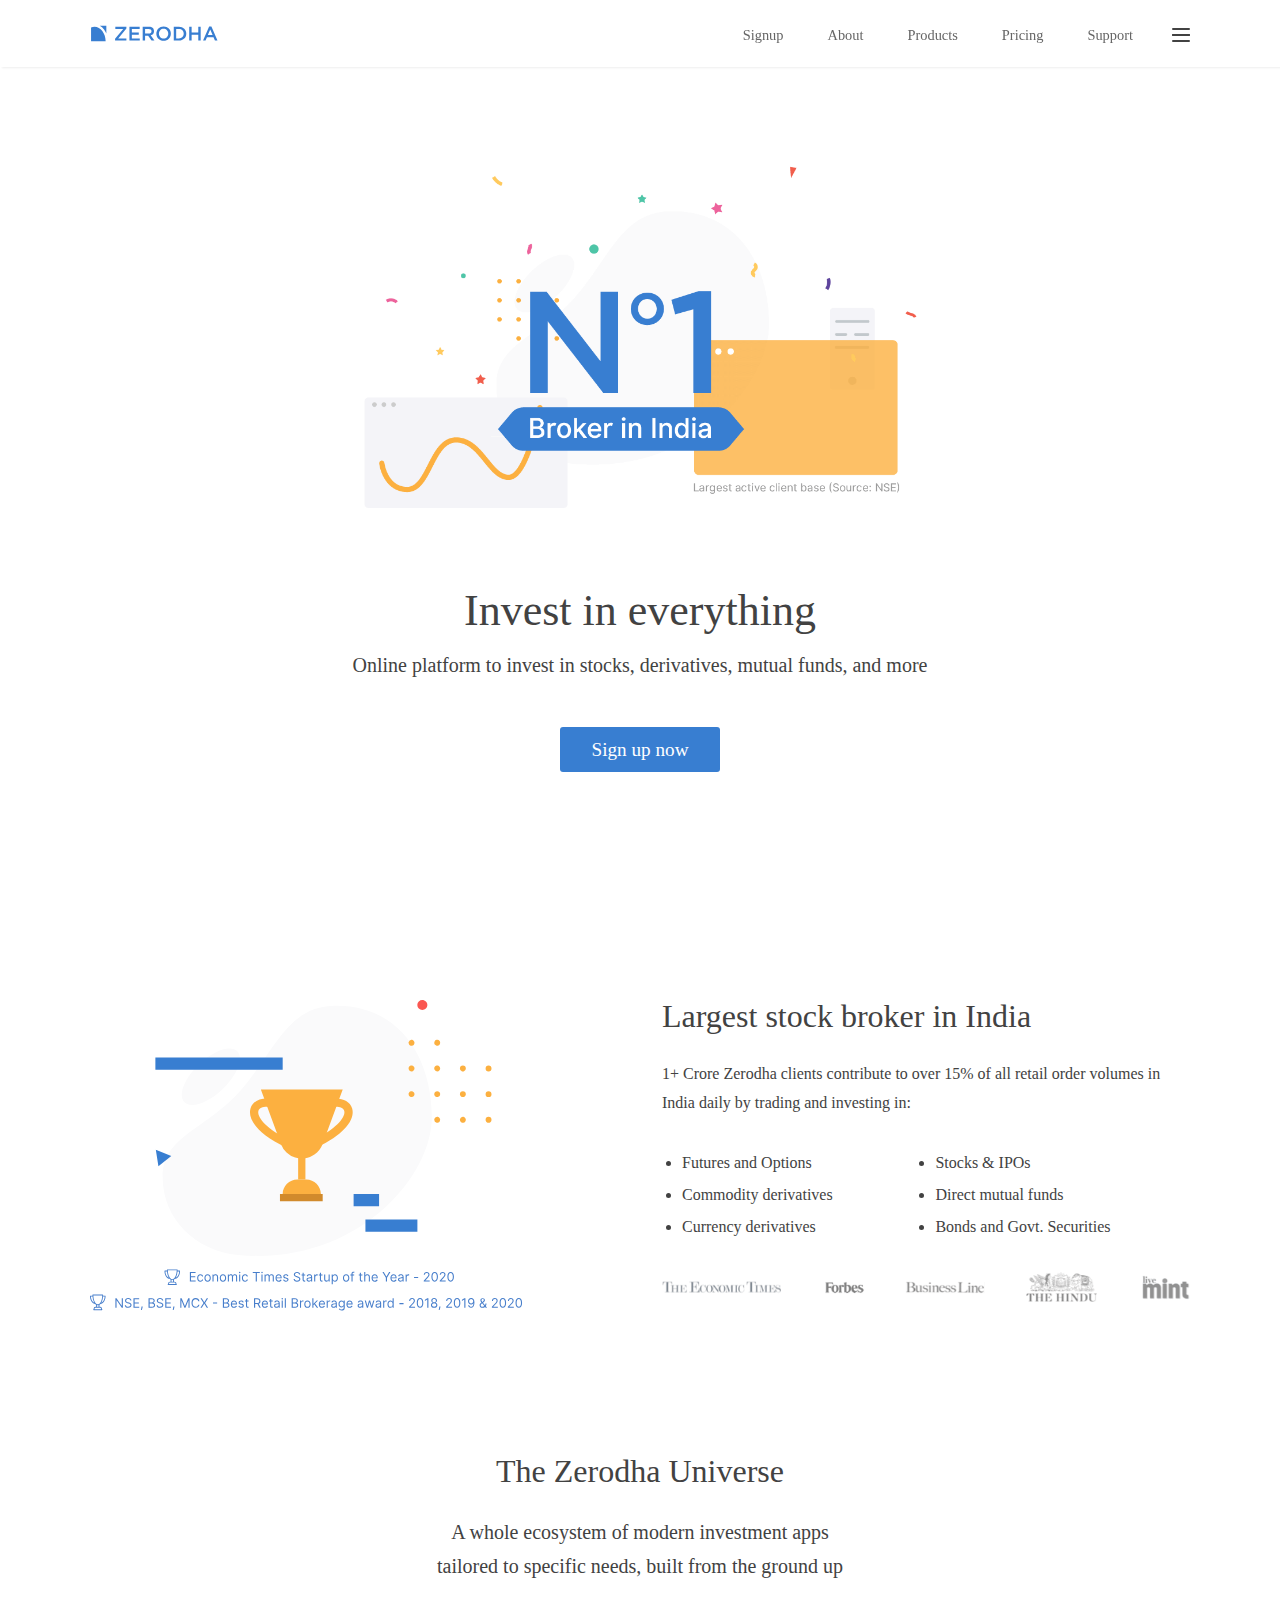
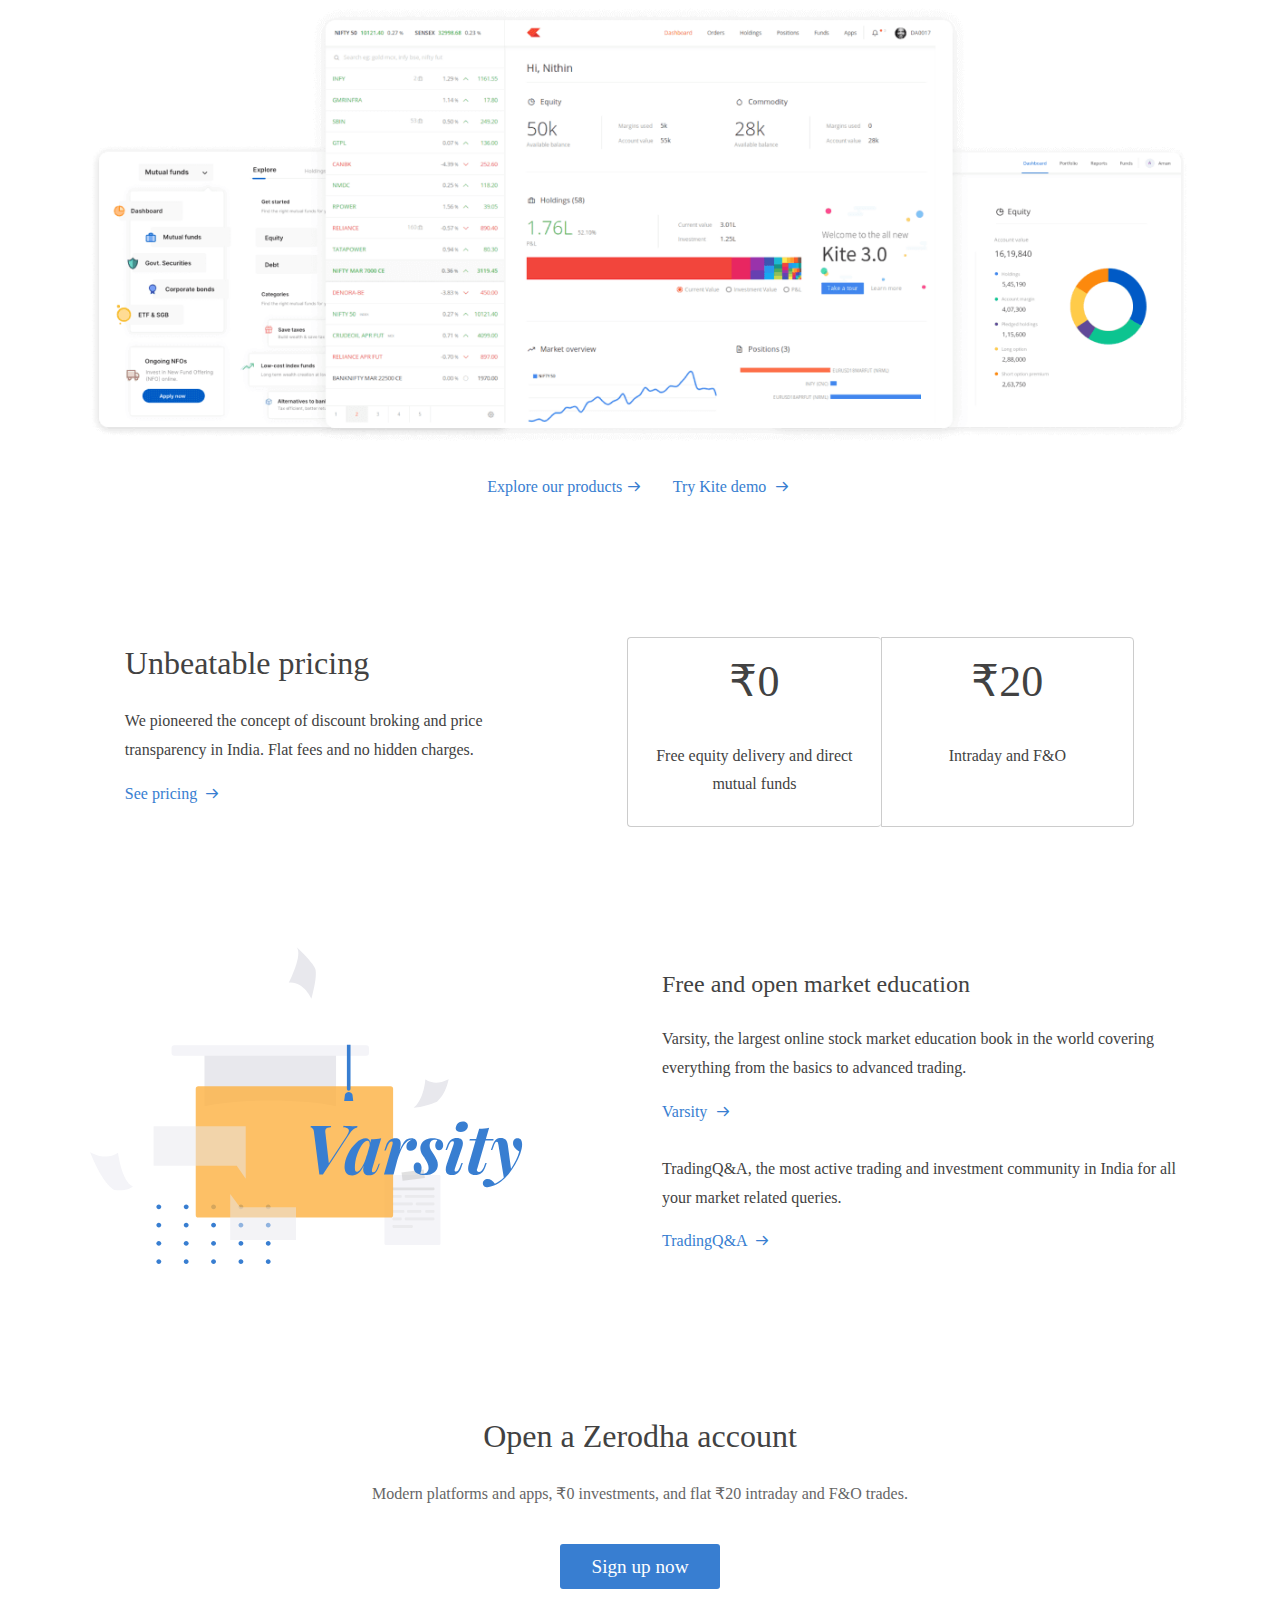
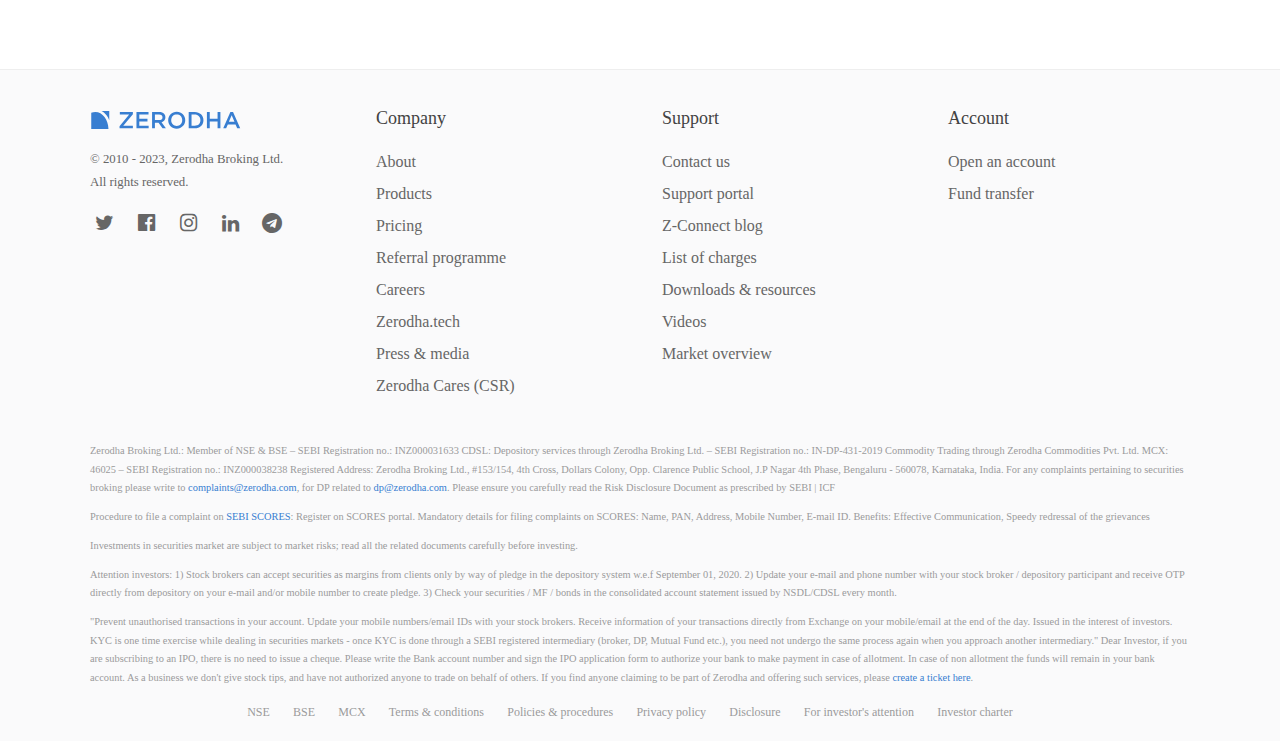
<file: zerodha/images/zeroda-footer-logo.html>
<!DOCTYPE html>
<!-- saved from url=(0020)https://zerodha.com/ -->
<html><head><meta http-equiv="Content-Type" content="text/html; charset=UTF-8">
	


	<title>Zerodha - Online stock trading at lowest prices from India's biggest stock broker – Zerodha</title>



	<meta name="description" content="Zerodha - India&#39;s biggest stock broker offering the lowest, cheapest brokerage rates for futures and options, commodity trading, equity and mutual funds">



	<meta name="keywords" content="discount broker, discount brokerage, lowest brokerage commissions, lowest brokerage fees, indian discount brokerage, indian discount broker, cheap brokerage, discount brokerage bangalore, fixed brokerage bangalore, cheap trading, cheap commodity trading, trading terminal, futures trading, stock broker, fixed stock brokerage, cheapest brokerage, cheapest brokerage in india, online trading, online brokerage, cheap demat account, bangalore broker, commodities trading">


<meta name="viewport" content="width=device-width, initial-scale=1">

<!-- Open Graph -->
<meta property="og:image" content="https://zerodha.com/static/images/landing.png">

	<meta property="og:description" content="Zerodha - India&#39;s biggest stock broker offering the lowest, cheapest brokerage rates for futures and options, commodity trading, equity and mutual funds">


	<meta property="og:image:alt" content="Zerodha - Online stock trading at lowest prices from India&#39;s biggest stock broker">
	<meta property="og:title" content="Zerodha - Online stock trading at lowest prices from India&#39;s biggest stock broker">

<meta property="og:type" content="website">
<meta property="og:url" content="https://zerodha.com/">

<meta name="referrer" content="origin">

	
	<link rel="image_src" href="./zeroda-footer-logo_files/landing.png">
	<link rel="icon" type="image/png" href="https://zerodha.com/static/images/favicon.png">
	<link href="./zeroda-footer-logo_files/css" rel="stylesheet">

	<link rel="stylesheet" href="./zeroda-footer-logo_files/bundle.min.css">

	<script async="" src="./zeroda-footer-logo_files/matomo.js.download"></script><script type="application/ld+json">
	{
		"@context" : "https://schema.org",
		"@type" : "Organization",
		"name" : "Zerodha",
		"logo": "https://zerodha.com/static/images/logo.svg",
		"description": "Zerodha - India's biggest stock broker offering the lowest, cheapest brokerage rates in the industry. We offer option trading, commodity brokerage, futures trading, brokerage, equity and mutual fund investing services in India",
		"contactPoint" : [{
			"@type" : "ContactPoint",
			"telephone" : "+91 80 4040 2020",
			"contactType" : "customer service"
		}],
		"url" : "https://zerodha.com/",
		"sameAs" : [
			"https://facebook.com/zerodha.social",
			"https://twitter.com/zerodhaonline",
			"https://youtube.com/user/zerodhaonline",
			"https://linkedin.com/company/zerodha",
			"https://instagram.com/zerodhaonline"
		]
	}
	</script>
</head>

	<body class="">
		<nav class="navbar">
    <div class="container">
      <div class="nav-responsive row between">
        <div class="relative-section five columns">
          <a href="https://zerodha.com/">
            <img class="logo-img" src="./zeroda-footer-logo_files/logo.svg" alt="Zerodha logo">
          </a>
        </div>
        <div class="nav-active seven columns" role="navigation" aria-label="main navigation">
          <ul class="navbar-links">
            <li class="hide-on-small">
              <a href="https://signup.zerodha.com/">Signup</a>
            </li>
            <li class="hide-on-small">
              <a class="nav-links" href="https://zerodha.com/about/">About</a>
            </li>
            <li class="hide-on-small">
              <a class="nav-links" href="https://zerodha.com/products/">Products</a>
            </li>
            <li class="hide-on-small">
              <a class="nav-links" href="https://zerodha.com/pricing/">Pricing</a>
            </li>
            <li class="hide-on-small">
              <a href="https://support.zerodha.com/">Support</a>
            </li>
            <!-- <li class="hide-on-small signup-link">
                <a class="nav-links" id="nav_acop" href="https://zerodha.com/open-account/">Sign up</a>
              </li> -->
              <li id="navbar_menu">
              <div class="cursor-pointer" id="menu_btn" title="Menu">
                <div id="nav-icon3">
                  <span></span>
                  <span></span>
                  <span></span>
                  <span></span>
                </div>
              </div>
              <div id="menu" class="navbar-menu text-left">
                <ul class="navbar-links show-on-mobile">
                  <li class="nav-links">
                    <a href="https://signup.zerodha.com/">Signup</a>
                  </li>
                  <li class="hide-on-small">
                    <a class="nav-links" id="nav_acop" href="https://zerodha.com/open-account/">Open account</a>
                  </li>
                  <li>
                    <a class="nav-links" href="https://zerodha.com/about/">About</a>
                  </li>
                  <li>
                    <a class="nav-links" href="https://zerodha.com/products/">Products</a>
                  </li>
                  <li>
                    <a class="nav-links" href="https://zerodha.com/pricing/">Pricing</a>
                  </li>
                  <li>
                    <a target="_blank" href="https://support.zerodha.com/">Support</a>
                  </li>
                </ul>
                <div class="row between v-align products-list">
                  <div class="three columns">
                    <a class="text-center" href="https://kite.zerodha.com/">
                      <img src="./zeroda-footer-logo_files/kite-logo.svg"><br class="hide-on-mobile">
                      <span>
                        <strong>Kite</strong>
                      </span>
                      <br class="hide-on-small">
                      <span class="text-light-grey text-12 hide-on-small">
                        Trading platform
                      </span>
                    </a>
                  </div>
                  <div class="three columns">
                    <a class="text-center" href="https://console.zerodha.com/">
                      <img src="./zeroda-footer-logo_files/console.svg"><br class="hide-on-mobile">
                      <span>
                        <strong>Console</strong>
                      </span>
                      <br class="hide-on-small">
                      <span class="text-light-grey text-12 hide-on-small">
                        Backoffice
                      </span>
                    </a>
                  </div>
                  <div class="three columns">
                    <a class="text-center" href="https://kite.trade/">
                      <img src="./zeroda-footer-logo_files/kite-connect.svg"><br class="hide-on-mobile">
                      <span>
                        <strong>Kite Connect</strong>
                      </span>
                      <br class="hide-on-small">
                      <span class="text-light-grey text-12 hide-on-small">
                        Trading APIs
                      </span>
                    </a>
                  </div>
                  <div class="three columns">
                    <a class="text-center" href="https://coin.zerodha.com/">
                      <img src="./zeroda-footer-logo_files/coin.svg"><br class="hide-on-mobile">
                      <span>
                        <strong>Coin</strong>
                      </span>
                      <br class="hide-on-small">
                      <span class="text-light-grey text-12 hide-on-small">
                        Mutual funds
                      </span>
                    </a>
                  </div>
                  <div class="three columns show-on-mobile">
                    <a href="https://zerodha.com/varsity/" class="text-center">
                      <img class="nav-edu-img" src="./zeroda-footer-logo_files/varsity.png"><br>
                      <span><strong>Varsity</strong></span>
                    </a>
                  </div>
                  <div class="three columns show-on-mobile">
                    <a href="https://tradingqna.com/" class="text-center">
                      <img class="nav-edu-img" src="./zeroda-footer-logo_files/tqna.png"><br>
                      <span><strong>Trading Q&amp;A</strong></span>
                    </a>
                  </div>
                </div>
                <div class="menu-footer">
                  <div class="row between">
                    <div class="seven columns">
                      <div class="row between">
                        <div class="six columns">
                          <p><strong>Utilities</strong></p>
                          <a href="https://zerodha.com/brokerage-calculator/">Brokerage calculator</a>
                          <a href="https://zerodha.com/margin-calculator/">Margin calculator</a>
                          <a href="https://zerodha.com/marketintel/holiday-calendar/">Holiday calendar</a>
                        </div>
                        <div class="six columns">
                          <p><strong>Updates</strong></p>
                          <a href="https://zerodha.com/z-connect/">Z-Connect blog</a>
                          <a href="https://pulse.zerodha.com/">Pulse News</a>
                          <a href="https://zerodha.com/marketintel/bulletin/">Circulars / Bulletin</a>
                          <a href="https://zerodha.com/ipo/">IPOs</a>
                        </div>
                      </div>
                    </div>
                    <div class="five columns education hide-on-small">
                      <p><strong>Education</strong></p>
                      <a href="https://zerodha.com/varsity/" class="text-center">
                        <img src="./zeroda-footer-logo_files/varsity.png"><br>
                        <span>Varsity</span>
                      </a>
                      <a href="https://tradingqna.com/" class="text-center">
                        <img src="./zeroda-footer-logo_files/tqna.png"><br>
                        <span>Trading Q&amp;A</span>
                      </a>
                    </div>
                  </div>
                </div>
                <div class="show-on-mobile nav-mobile-signup">
                  <!-- <a href="https://zerodha.com/open-account/">Sign up <i class="icon icon-arrow-right"></i></a> -->
                </div>
              </div>
            </li>
          </ul>
        </div>
        <!-- nav items //-->
      </div>
    </div>
  </nav>
  
		<main class="content parent-content">
			
				
					<main class="content">
  <div class="homepage">
    <!-- Invest in everything -->
    <section class="text-center landing">
      <div class="container">
        <img class="landing-image" src="./zeroda-footer-logo_files/landing.png" alt="Zerodha, no. 1 stock broker in India">
        <h1 class="landing-heading text-center">Invest in everything</h1>
        <h5 class="landing-subheading text-center">
          Online platform to invest in stocks, derivatives, mutual funds, and more
        </h5>
        <a href="https://zerodha.com/open-account" class="button" id="acop_link">Sign up now</a>
      </div>
    </section>
    <!-- Largest Stock broker -->
    <section class="marketing">
      <div class="container">
        <div class="row between v-align">
          <div class="columns five text-center">
            <img class="img-margin" src="./zeroda-footer-logo_files/largest-broker.svg" alt="">
          </div>
          <div class="columns six">
            <h2>Largest stock broker in India</h2>
            <p>
              1+ Crore Zerodha clients contribute to
              over 15% of all retail order volumes in India daily by trading and
              investing in:
            </p>
            <div class="row">
              <div class="columns six no-margin-mobile">
                <ul class="list-items">
                  <li>Futures and Options</li>
                  <li>Commodity derivatives</li>
                  <li>Currency derivatives</li>
                </ul>
              </div>
              <div class="columns six">
                <ul class="list-items">
                  <li>Stocks &amp; IPOs</li>
                  <li>Direct mutual funds</li>
                  <li>Bonds and Govt. Securities</li>
                </ul>
              </div>
            </div>
            <p class="press-strip">
              <a href="https://zerodha.com/media"><img src="./zeroda-footer-logo_files/press-logos.png"></a>
            </p>
          </div>
        </div>
      </div>
    </section>  
    <!-- Whole ecosystem -->
    <section class="ecosystem">
      <div class="container text-center">
        <h2>The Zerodha Universe</h2>
        <h5>
          A whole ecosystem of modern investment apps<br>tailored to specific
          needs, built from the ground up
        </h5>
        <p>
          <a href="https://zerodha.com/products"><img src="./zeroda-footer-logo_files/ecosystem.png" alt="The Zerodha Universe"></a>
        </p>
        <p>
          <a href="https://zerodha.com/products">Explore our products<i class="icon-arrow-right"></i></a>
          <a class="demo-link" href="https://kite-demo.zerodha.com/">Try Kite demo <i class="icon-arrow-right"></i></a>
        </p>
      </div>
    </section>
    <!-- Unbeatable pricing -->
    <section class="pricing">
      <div class="container">
        <div class="row v-align around">
          <div class="columns five">
            <h2>Unbeatable pricing</h2>
            <p>
              We pioneered the concept of discount broking and price transparency
              in India. Flat fees and no hidden charges.
            </p>
            <p>
              <a href="https://zerodha.com/pricing">See pricing <i class="icon-arrow-right"></i></a>
            </p>
          </div>
          <div class="columns six">
            <div class="row">
              <div class="columns six text-center">
                    <div class="pricing-box">
                  <h1>₹0</h1>
                  <p>Free equity delivery and direct mutual funds</p>
                </div>
              </div>
              <div class="columns six text-center">
                <div class="pricing-box">
                  <h1>₹20</h1>
                  <p>Intraday and F&amp;O</p>
                </div>
              </div>
            </div>
          </div>
        </div>
      </div>
    </section>  
    <!-- open free education -->
    <section>
      <div class="container">
        <div class="row between v-align">
          <div class="columns five text-center">
            <a href="https://zerodha.com/varsity"><img class="img-margin" src="./zeroda-footer-logo_files/index-education.svg"></a>
          </div>
          <div class="columns six">
            <h4>Free and open market education</h4>
            <p>
              Varsity, the largest online stock market education book in the world
              covering everything from the basics to advanced trading.
            </p>
            <a href="https://zerodha.com/varsity">Varsity <i class="icon-arrow-right"></i></a>
            <p class="space-top">
              TradingQ&amp;A, the most active trading and investment community in
              India for all your market related queries.
            </p>
            <a href="https://tradingqna.com/">TradingQ&amp;A <i class="icon-arrow-right"></i></a>
          </div>
        </div>
      </div>
    </section>
  </div>
<section class="kite-sections text-center kitefooter-container">
	<div class="mini-container">
		
			<h2>Open a Zerodha account</h2>
			<p class="text-grey text-med">
				Modern platforms and apps, ₹0 investments, and flat ₹20 intraday and F&amp;O trades.
			</p>
		
		<a href="https://zerodha.com/open-account/" class="button">Sign up now</a>
	</div>
</section></main>

				
			
		</main>
		<!-- scripts -->
<script type="text/javascript" src="./zeroda-footer-logo_files/navbar.js.download"></script>
<script type="text/javascript" src="./zeroda-footer-logo_files/tinytabs.min.js.download"></script>
<script type="text/javascript" src="./zeroda-footer-logo_files/tooltip.js.download"></script>
<script type="text/javascript" src="./zeroda-footer-logo_files/zerodha.referral.js.download"></script>

<!-- Page specific scripts -->


<script type="text/javascript" src="./zeroda-footer-logo_files/analytics.js.download"></script>

<noscript><p><img src="//matomo.zerodha.net/matomo.php?idsite=3&amp;rec=1" style="border:0;" alt="" /></p></noscript>


<footer id="footer">
	<div class="container">
	  <div class="row between main-footer">
		<div class="columns three">
		  <div class="footer-logo">
			<img src="./zeroda-footer-logo_files/logo.svg" alt="">
		  </div>
  
		  <!-- <h5 class="contactnumber"><i class="icon-phone"></i>+91 80 4718 1888</h5> -->
		  <p class="copyright text-grey">© 2010 - 2023, Zerodha Broking Ltd.</p>
		  <p class="copyright text-grey">All rights reserved.</p>
		  <ul class="social">
			<li>
			  <a target="_blank" href="https://twitter.com/zerodhaonline"><i class="icon-twitter"></i></a>
			</li>
			<li>
			  <a target="_blank" href="https://facebook.com/zerodha.social"><i class="icon-facebook-official"></i></a>
			</li>
			<li>
			  <a target="_blank" href="https://instagram.com/zerodhaonline/"><i class="icon-instagram"></i></a>
			</li>
			<li>
			  <a target="_blank" href="https://linkedin.com/company/zerodha">
				<i class="icon-linkedin"></i>
			  </a>
			</li>
			<li>
			  <a target="_blank" href="https://t.me/zerodhain">
				<i class="icon-telegram"></i>
			  </a>
			</li>
		  </ul>
		</div>
		<div class="columns three">
		  <ul class="list-style">
			<li class="nav-head">Company</li>
			<li><a href="https://zerodha.com/about/">About</a></li>
			<li><a href="https://zerodha.com/products/">Products</a></li>
			<li><a href="https://zerodha.com/pricing/">Pricing</a></li>
			<li>
			  <a href="https://zerodha.com/refer/">Referral programme</a>
			</li>
			<li><a href="https://careers.zerodha.com/">Careers</a></li>
			<li><a href="https://zerodha.tech/">Zerodha.tech</a></li>
			<li><a href="https://zerodha.com/media/">Press &amp; media</a></li>
			<li><a href="https://zerodha.com/cares/">Zerodha Cares (CSR)</a></li>
		  </ul>
		</div>
		<div class="columns three">
		  <ul class="list-style">
			<li class="nav-head">Support</li>
			<li><a href="https://zerodha.com/contact/">Contact us</a></li>
			<li>
			  <a href="https://support.zerodha.com/">Support portal</a>
			</li>
			<li><a href="https://zerodha.com/z-connect/">Z-Connect blog</a></li>
			<li><a href="https://zerodha.com/charges/">List of charges</a></li>
			<li>
			  <a href="https://zerodha.com/resources/">Downloads &amp; resources</a>
			</li>
			<li>
				<a href="https://zerodha.com/videos">Videos</a>
			</li>
		  	<li>
			  <a href="https://stocks.zerodha.com/">Market overview</a>
			</li>
			</ul>
		</div>
		<div class="columns three">
		  <ul class="list-style">
			<li class="nav-head">Account</li>
			<li>
			  <a href="https://zerodha.com/open-account/">Open an account</a>
			</li>
			<li>
			  <a href="https://zerodha.com/fund-transfer/">Fund transfer</a>
			</li>
		  </ul>
		</div>
	  </div>
  
	  <div class="row smallprint">
		<p>
		  Zerodha Broking Ltd.: Member of NSE​ &amp;​ BSE – SEBI
		  Registration no.: INZ000031633 CDSL: Depository services through Zerodha Broking Ltd. – SEBI Registration no.: IN-DP-431-2019
		  Commodity Trading through Zerodha Commodities Pvt. Ltd. MCX: 46025
		  – SEBI Registration no.: INZ000038238 Registered Address: Zerodha
		  Broking Ltd., #153/154, 4th Cross, Dollars Colony, Opp. Clarence Public
		  School, J.P Nagar 4th Phase, Bengaluru - 560078, Karnataka, India. For
		  any complaints pertaining to securities broking please write to
		  <a href="mailto:complaints@zerodha.com">complaints@zerodha.com</a>, for
		  DP related to <a href="mailto:dp@zerodha.com">dp@zerodha.com</a>. Please
		  ensure you carefully read the Risk Disclosure Document as prescribed by
		  SEBI | ICF
		</p>
		<p>
		  Procedure to file a complaint on <a href="https://scores.gov.in/scores/Welcome.html" target="_blank">SEBI SCORES</a>:
		  Register on SCORES portal. Mandatory details for filing complaints on SCORES: Name, PAN, Address, Mobile Number,
		  E-mail ID.
		  Benefits: Effective Communication, Speedy redressal of the grievances
		</p>
		<p>
		  Investments in securities market are subject to market risks; read all the related documents carefully before investing.
		</p>
		<p>
		  Attention investors: 1) Stock brokers can accept securities as margins from clients only by way of pledge in the depository system w.e.f September 01, 2020. 2) Update your e-mail and phone number with your stock broker / depository participant and receive OTP directly from depository on your e-mail and/or mobile number to create pledge. 3) Check your securities / MF / bonds in the consolidated account statement issued by NSDL/CDSL every month.
		</p>
		<p>
		  "Prevent unauthorised transactions in your account. Update your mobile
		  numbers/email IDs with your stock brokers. Receive information of your
		  transactions directly from Exchange on your mobile/email at the end of
		  the day. Issued in the interest of investors. KYC is one time exercise
		  while dealing in securities markets - once KYC is done through a SEBI
		  registered intermediary (broker, DP, Mutual Fund etc.), you need not
		  undergo the same process again when you approach another intermediary."
		  Dear Investor, if you are subscribing to an IPO, there is no need to
		  issue a cheque. Please write the Bank account number and sign the IPO
		  application form to authorize your bank to make payment in case of
		  allotment. In case of non allotment the funds will remain in your bank
		  account. As a business we don't give stock tips, and have not authorized
		  anyone to trade on behalf of others. If you find anyone claiming to be
		  part of Zerodha and offering such services, please
		  <a href="https://support.zerodha.com/category/your-zerodha-account/your-profile/articles/how-do-i-place-a-complaint-at-zerodha">create
			a ticket here</a>.
		</p>
	  </div>
	  <div class="footer-graveyard-links text-center">
		<ul>
		  <li>
			<a href="https://nseindia.com/">NSE</a>
		  </li>
		  <li>
			<a href="https://www.bseindia.com/">BSE</a>
		  </li>
		  <li>
			<a href="https://www.mcxindia.com/">MCX</a>
		  </li>
		  <li>
			<a href="https://zerodha.com/terms-and-conditions/">Terms &amp; conditions</a>
		  </li>
		  <li>
			<a href="https://zerodha.com/policies-and-procedures/">Policies &amp; procedures</a>
		  </li>
		  <li>
			<a href="https://zerodha.com/privacy-policy/">Privacy policy</a>
		  </li>
		  <li>
			<a href="https://zerodha.com/disclosure/">Disclosure</a>
		  </li>
		  <li>
			<a href="https://zerodha.com/investor-attention/">For investor's attention</a>
		  </li>
		  <li>
			<a href="https://zerodha.com/tos/investor-charter/">Investor charter</a>
		  </li>
		</ul>
	  </div>
	</div>
  </footer>

	

</body></html>
</file>
<file: etq/main.css>
.front-container{
    display: grid;
    grid-template-columns: 930px 1fr;
    color: rgb(48, 48, 49);;
    position: relative;
}
.front-image{
    height:620px;
    width: 980px;
}
.front-image-sidetext{
    position: absolute;
    flex-shrink: unset;
    top:230px;
    left: 1010px;
    right: 70px;
}
.off{
   margin-bottom: 10px;
}
.mid-season{ 
    font-size: 35px;
}
.description,
.mid-season{
    margin-bottom: 20px;
}
</file>
<file: etq/general.css>
body{
    margin: 0;
    font-family: roboto;
    height: 2000px;
}
</file>
<file: etq/header.css>
.header{
    position: fixed;
    height: 70px;
    border-radius: 35px;
    background-color: rgb(255, 255, 255);
    z-index: 100;
    display: flex;
    right:10px;
    left:10px;
    top:10px;
    flex-direction: row;
    justify-content: space-between;
    align-items: center;
    padding-right: 10px;
    
    
}
.header div{
    
    min-width: fit-content;
}
.logo{
    font-size: 25px;
    font-weight:900;
    transform: scale(1, 0.95);
    padding-left: 25px;
    color: black;
    text-decoration: none;
    
}
.header-image{
    height: 35px;
}
.header div{
    color: rgb(96, 96, 102);
}
.header div:hover{
    text-decoration: underline;
    cursor: pointer;
}
</file>
<file: etq/feature.css>
.feature-grid{
    display: grid;
    grid-template-columns: 1fr 1fr 1fr;
    column-gap: 24px;
    
    height: 255px;
    margin-top: 90px;
    margin-left: 36px;
    margin-right: 36px;
    
}
.feature-image{
    height: 255px;
}
.feature{
    position: relative;
}
.feature-text{
    position: absolute;
    top: 75px;
    left: 225px;
    font-size: 15px;
    color: rgb(81, 81, 83);
}
.read-story{
    text-decoration: underline;
    cursor: pointer;
}
.read-story:hover{
    text-decoration: none;
}
.shoe-grid{
    display: grid;
    grid-template-columns: 1fr 1fr 1fr;
    column-gap: 24px;
    height: 524px;
    margin-top: 65px;
    margin-left: 36px;
    margin-right: 36px;

}
.shoe-image-container{
    font-size: 13px;
    color: rgb(73, 72, 72);
}
.shoe-image{
    height: 480px;
}
.gift-grid{
    display: grid;
    grid-template-columns: 1fr 1fr ;
    column-gap: 24px;
    height: 460;
    margin-top: 65px;
    margin-left: 36px;
    margin-right: 36px;

}
.gift-image{
    height: 447px;
}
.gift-image-container{
    color: rgb(81, 81, 83);
}
.gift-image-text{
    font-size: 15px;
    font-weight: 700;
    cursor: pointer;
}
.gift-image-text:hover{
    text-decoration: underline;
    transition: 0.85;
}
.address-grid{
    display: grid;
    grid-template-columns: 2fr 1fr 1fr 1fr 1fr ;
    column-gap: 10px;
    height: 195px;
    margin-top: 65px;
    margin-left: 36px;
    margin-right: 36px;
    color: rgb(81, 81, 83);
}
.info div{
    font-size: 13px;
    margin-top: 5px;
    cursor: pointer;
}
.info div:hover{
    text-decoration: underline;
}
</file>
<file: youtube/styles/video.css>
.thumbnail{
    width: 100%;
}

.thumbnail-row{
    margin-bottom: 8px;
    position: relative;
}
.video-time{
    
    font-size: 12px;
    font-weight: 500;
    padding: 4px;
    bottom: 10px;
    right: 8px;
    border-radius: 2px;
   position:absolute;
   background-color:black;
   color: white; 
}

.video-info-grid{
    display: grid;
    grid-template-columns: 50px 1fr;
}
.profile-picture{
    width: 36px;
    border-radius: 25px;
    
}
.video-title{
    margin-top: 0;
    font-size: 14px;
    font-weight:700;
    line-height: 20px;
    margin-bottom: 10px;
}
.video-author,.video-stats{
    color: rgb(96, 96, 96);
    font-size: 12px;
}
.video-author{
    margin-bottom: 4px;
}
.video-grid{
    display: grid;
    grid-template-columns: 1fr 1fr 1fr;
    column-gap: 16px;
    row-gap: 40px;
   

}
@media (max-width: 867px){

    .video-grid{
        grid-template-columns: 1fr 1fr;
    }
}
@media(min-width: 867px) and (max-width: 867px){
    .video-grid{
        grid-template-columns: 1fr 1fr 1fr 1fr;
    }
}
@media(min-width: 1000px){
    .video-grid{
        grid-template-columns: 1fr 1fr 1fr 1fr;
    }
}
</file>
<file: youtube/styles/header.css>
.header{
    height: 55px;
    display: flex;
    flex-direction: row;
    justify-content: space-between;
    position: fixed;
    background-color: white;
    right: 0;
    left: 0;
    top: 0;
    border-bottom-width: 1px ;
    border-bottom-style: solid;
    border-bottom-color: rgb(211, 203, 203);
    z-index: 100;
}
.left-section{
    
    
    display: flex;
    align-items: center;
    
}
.hamburger-menu{
    height: 24px;
    margin-left: 24px;
    margin-right: 20px;
}
.youtube-logo{
    height: 20px;
}
.middle-section{
    display: flex;
    
    flex: 1;
    margin-left: 35px;
    margin-right: 35px;
    max-width: 500px;
    align-items: center;
    
}
.search-bar{
    flex: 1;
    border: 50px;
    height: 36px;
    padding-left: 12px;
    font-size: 16px;
    border: 1px solid rgb(179, 174, 174) ;
    border-radius: 2px;
    box-shadow: inset 0px 0px 5px rgba(0,0, 0, 0.2);
    outline: none;
}
.search-bar::placeholder{
    font-family: roboto,Arial;
    font-size: 16px;
}
.search-button{
    height: 40px;
    width: 66px;
    background-color: rgb(216, 213, 213);
    border: 1px solid  rgb(179, 174, 174);
    margin-left: -1px;
    margin-right: 10px;
}
.search-button,
.voice-search-button,
.upload-icon-container,
.youtube-app-icon-container,
.notification-icon-container{
    position: relative;
    display: flex;
    justify-content: center;
    align-items: center;

}
.tool-tip
{
    position: absolute;
    background-color: rgb(151, 148, 148);
    color: white;
    padding-left: 7px;
    padding-right: 8px;
    padding-top: 4px;
    padding-bottom: 4px;
    border-radius: 2px;
    font-size: 12px;
    bottom: -30px;
    opacity: 0;
    pointer-events: none;
    white-space: nowrap;
    
}
.search-button:hover .tool-tip,
.voice-search-button:hover .tool-tip,
.upload-icon-container:hover .tool-tip,
.youtube-app-icon-container:hover .tool-tip,
.notification-icon-container:hover .tool-tip{
    opacity: 1;
    transition: opacity 0.9s;
}
.search-icon{
    height: 25px;
   
}
.voice-search-button{
    height: 40px;
    width: 40px;
    border-radius: 20px;
    border:none;
}
.voice-search-icon{
    height: 30px;
    background-color: rgb(248, 247, 247);
}
.right-section{
   display: flex;
   align-items: center;
   justify-content: space-between;
   width: 182px;
   margin-right: 20px;
   flex-shrink: 0;
   
   
}
.upload-icon{
    height: 24px;
}
.youtube-app-icon{
    height: 24px;
}
.notification-icon-container{
    position: relative;
}
.notification-count{
    position: absolute;
    background-color: red;
    color: white;
    top: -4px;
    right: -4px;
    font-size: 9px;
    padding-left: 5px;
    padding-top: 2px;
    padding-bottom: 2px;
    padding-right: 5px;
    border-radius:10px;
}
.notifications-icon{
    height: 24px;
}
.channel-picture-icon{
    height: 32px;
    border-radius: 16px;
    cursor: pointer;
}
</file>
<file: youtube/styles/general.css>
p{
    margin-top: 0;
    margin-bottom: 0;
}
body{
    margin: 0;
    padding-top: 80px;
    padding-left: 96px;
    padding-right: 24px;
    height: 1000px;
    background-color: rgb(247, 247, 247);
    font-family: roboto;
}
</file>
<file: youtube/styles/sidebar.css>
.sidebar{
    width: 74px;
    background-color: rgb(252, 252, 252);
    position: fixed;
    bottom: 0;
    left:0;
    top: 56px;
    padding-top: 5px;
}
.sidebar-link{
   height: 76px;
    display: flex;
    align-items: center;
    justify-content: center;
    flex-direction: column;
    cursor: pointer;


}
.sidebar-link img{
    height: 25px;
}
.sidebar-link:hover{
    background-color: rgb(228, 222, 222);
}
.sidebar-link div{
    margin-top: 8px;
    font-size: 10px;

}
</file>
<file: zerodha/styles/header.css>
.logo{
    width: 130px;
    margin-left: 115px;
    margin-left: 0;
}

.search-button{
    width: 25px;
   
}

.nav-font{
    font-size: 14px;
    font-weight: 500;
   
}
.nav-font li{
    margin-left: 25px
}
.landing-image{
    width: 355px;
}

.footer-font{
    font-size: 11px;
}
</file>
